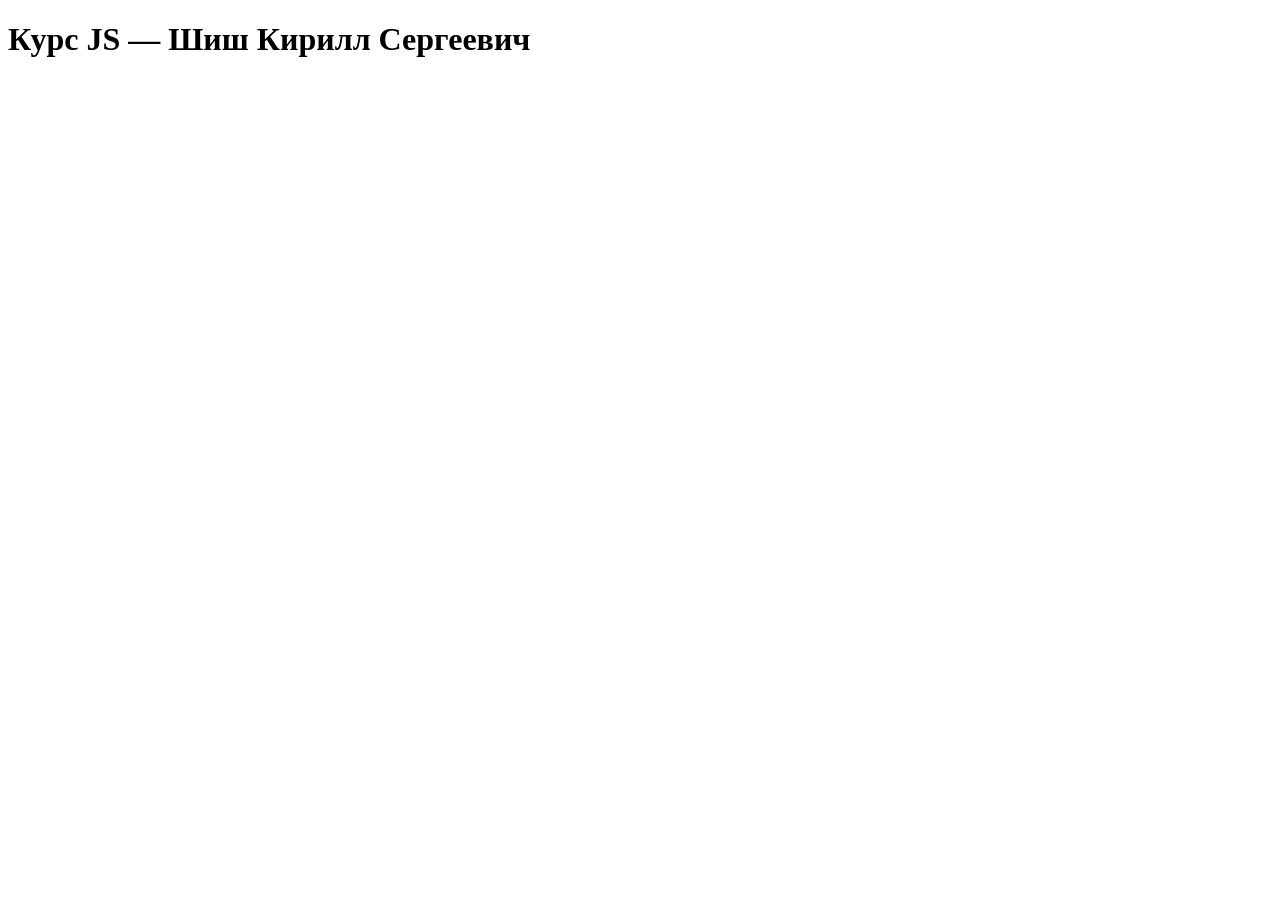
<file: task0/index.html>
<!DOCTYPE html>
<html lang="ru">
<head>
  <meta charset="utf-8">
  <meta name="viewport" content="width=device-width, initial-scale=1">
  <title>Лаб 0</title>
</head>
<body>
  <h1>Курс JS — Шиш Кирилл Сергеевич</h1>
</body>
</html>
</file>
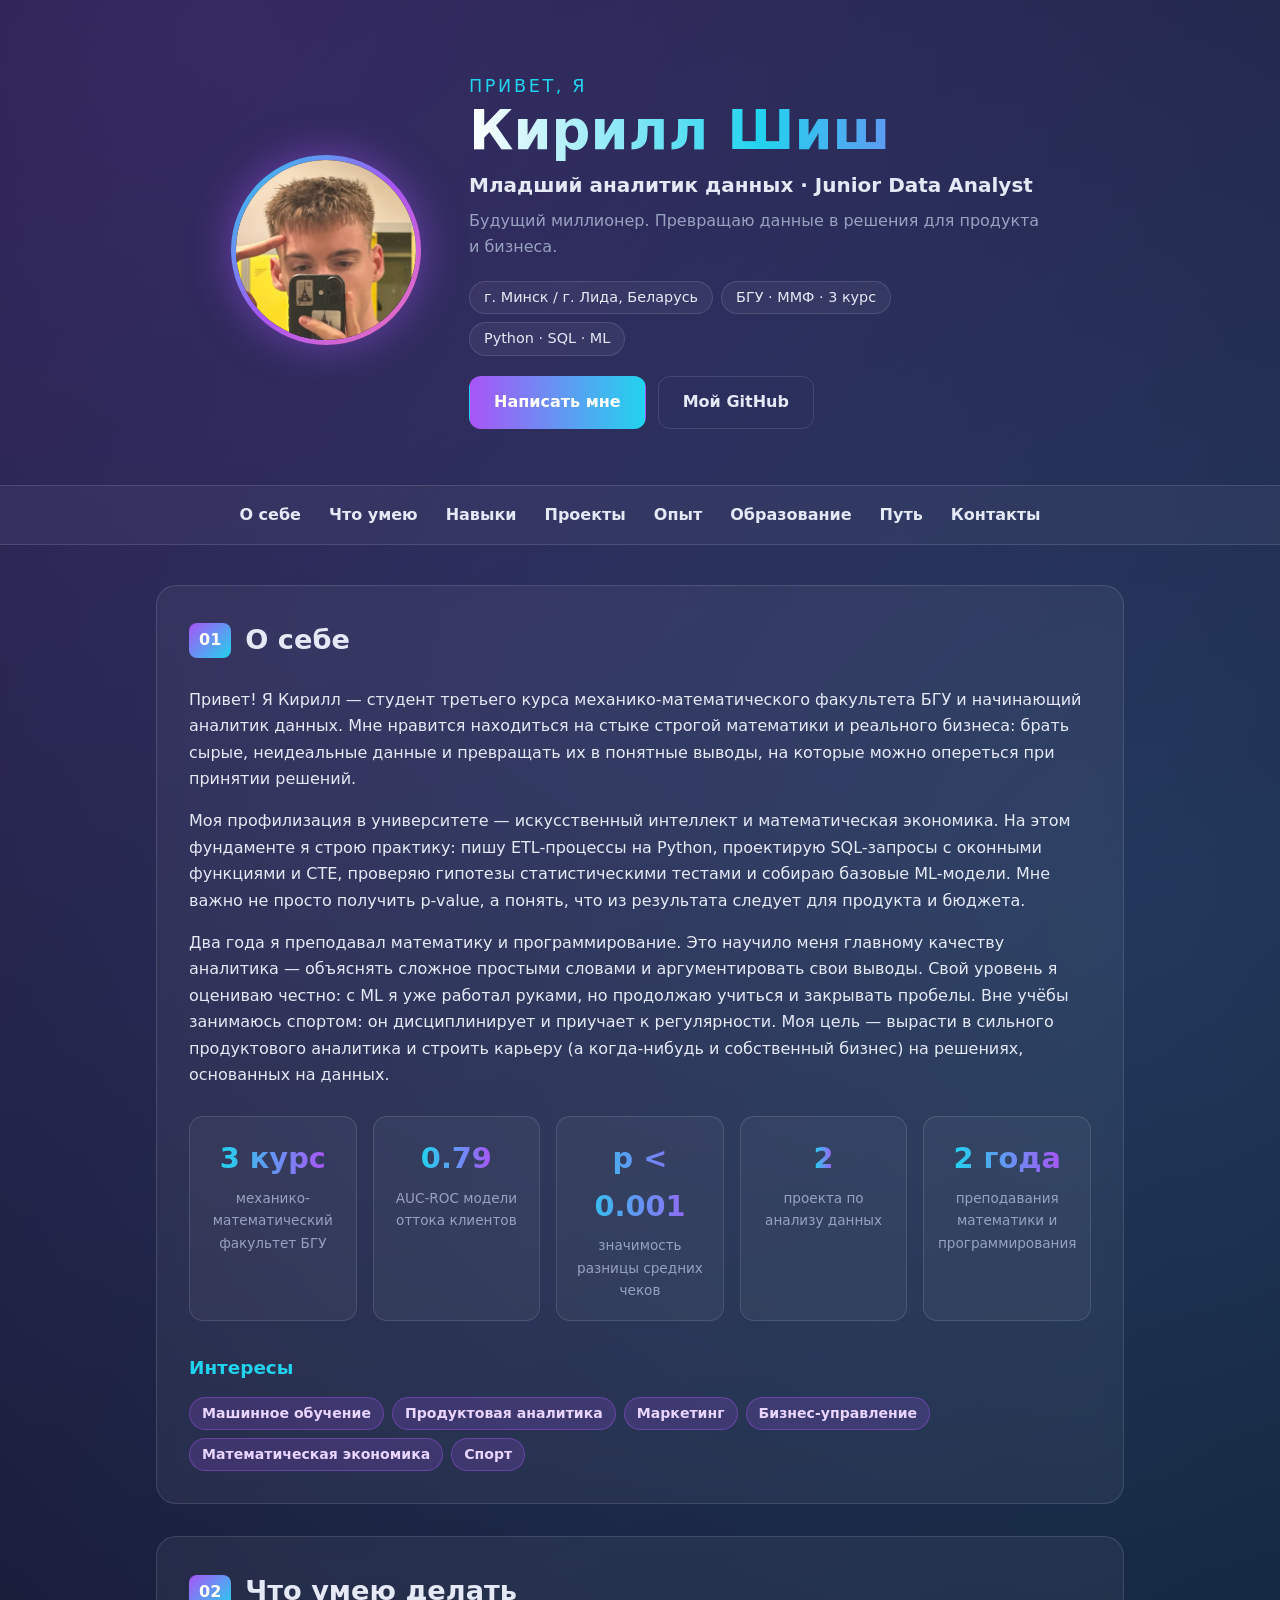
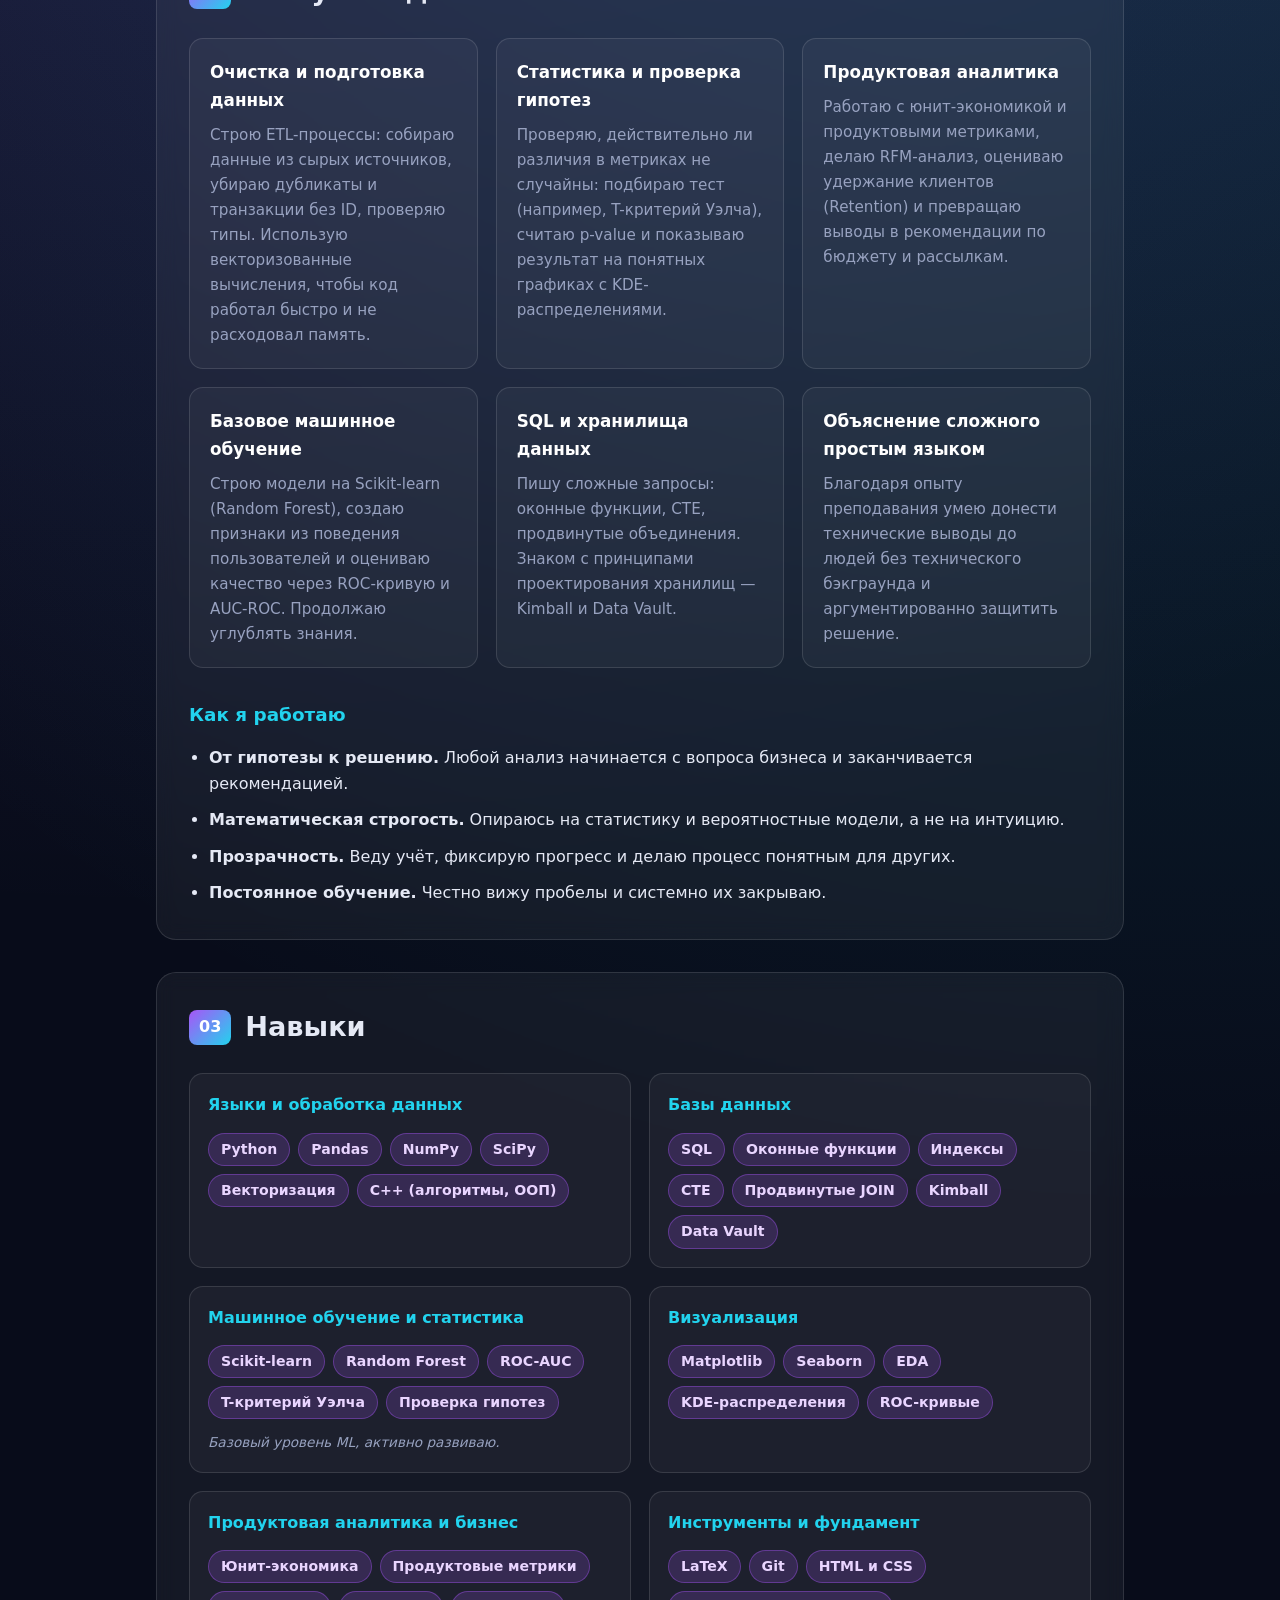
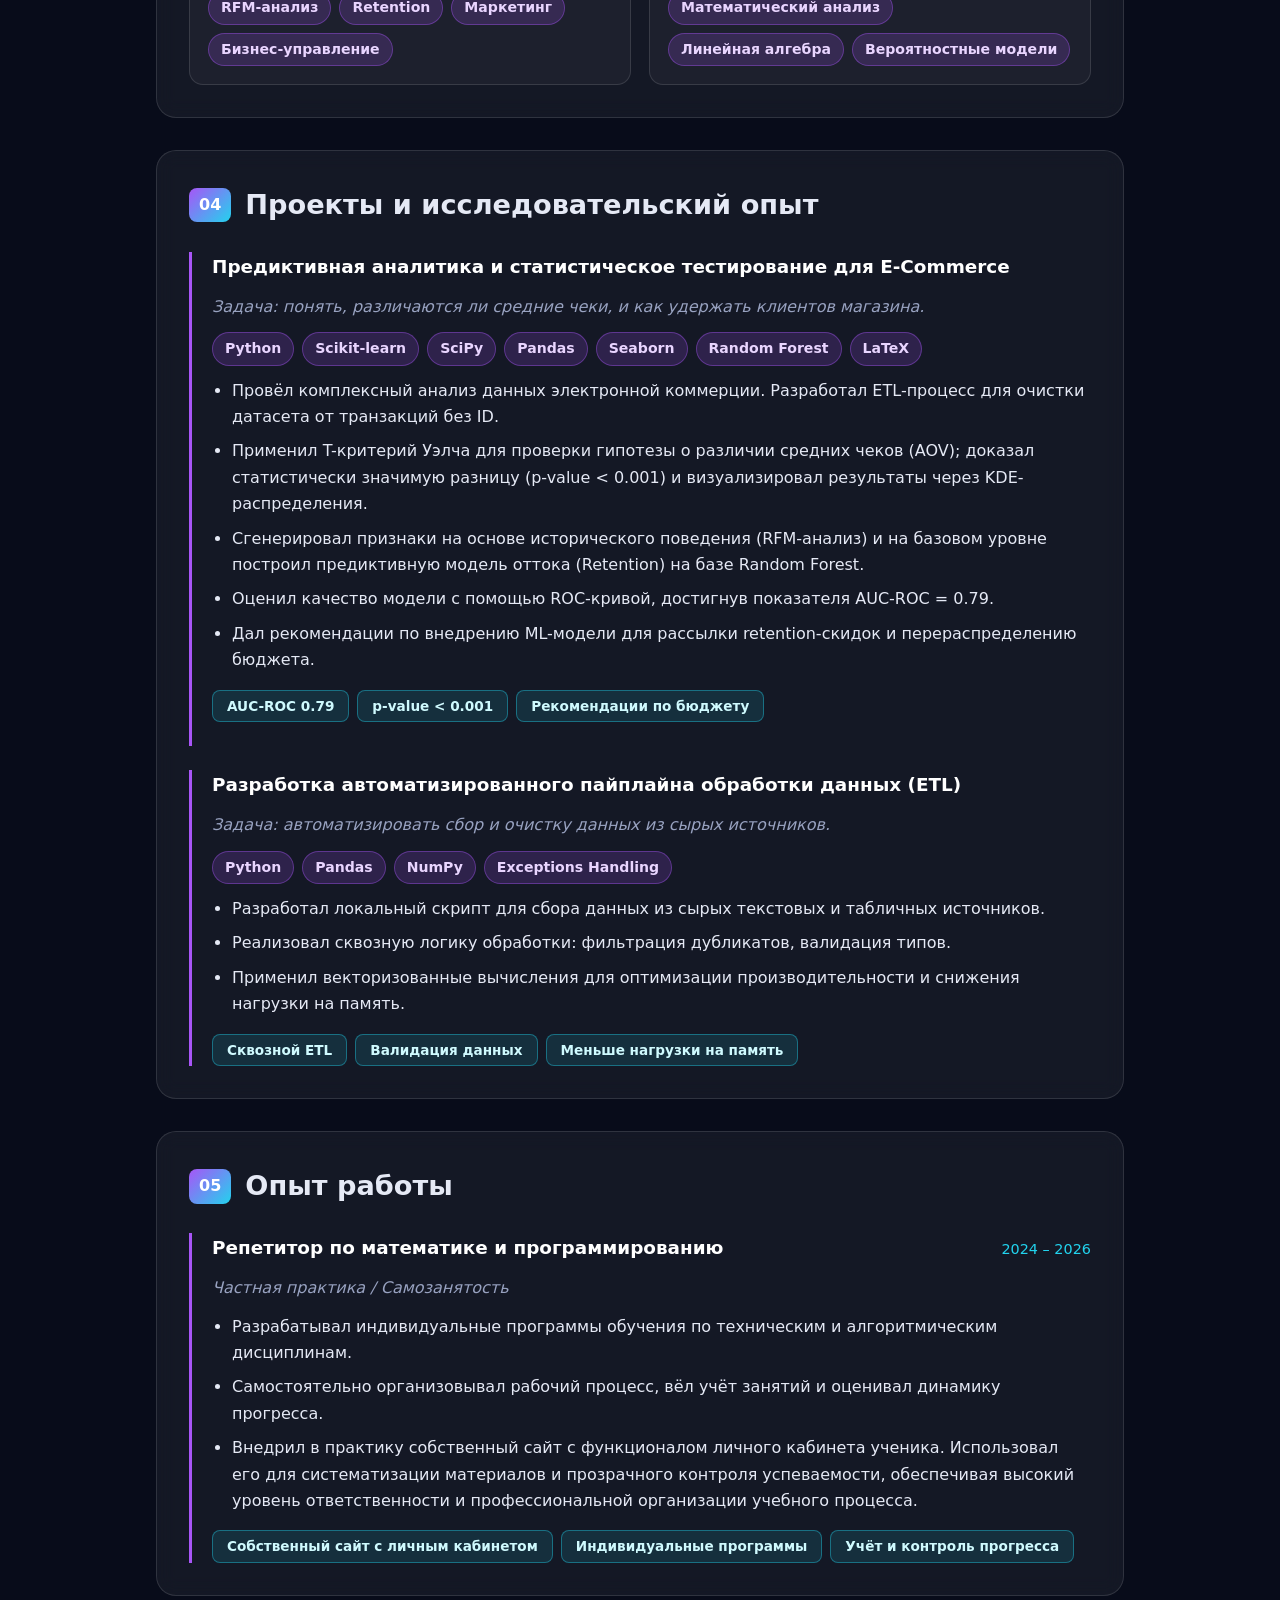
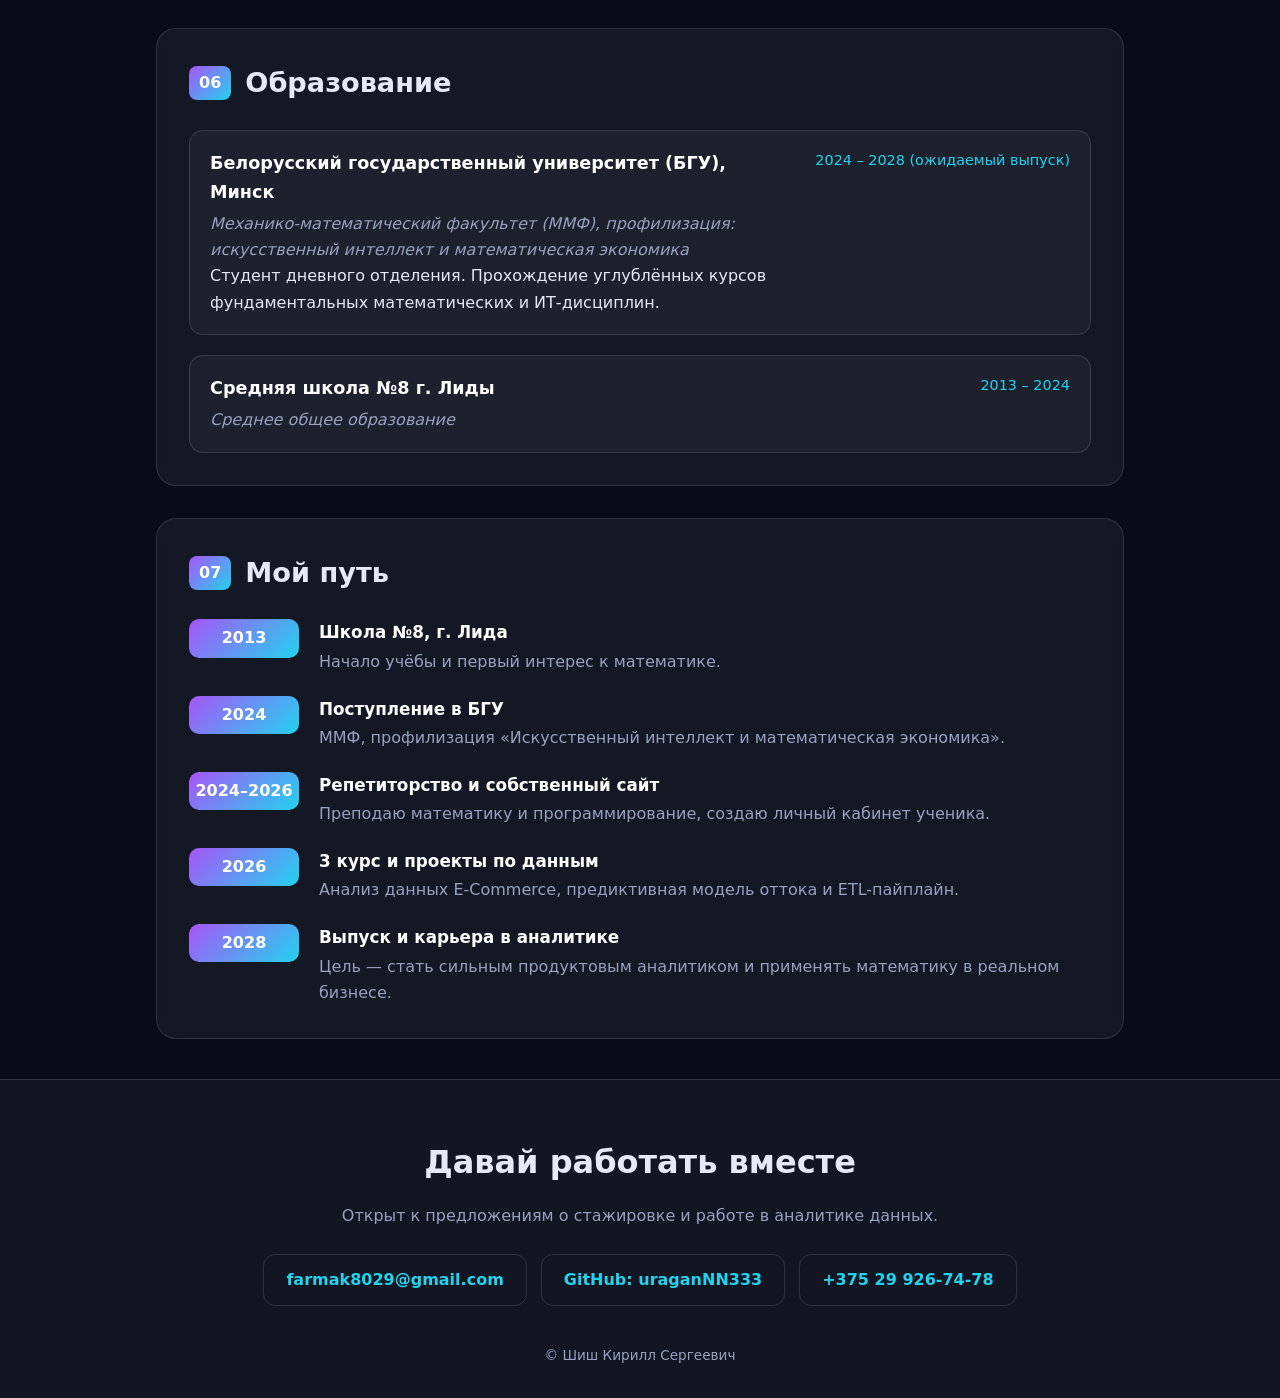
<file: task1/index.html>
<!DOCTYPE html>
<html lang="ru">
<head>
  <meta charset="utf-8">
  <meta name="viewport" content="width=device-width, initial-scale=1">
  <title>Резюме — Кирилл Шиш</title>
  <link rel="stylesheet" href="style.css">
</head>
<body>
  <header class="header">
    <img class="avatar" src="photo.jpg" alt="Фотография Кирилла Шиша" width="190" height="190">
    <div class="header-text">
      <p class="hello">Привет, я</p>
      <h1>Кирилл Шиш</h1>
      <p class="position">Младший аналитик данных · Junior Data Analyst</p>
      <p class="slogan">Будущий миллионер. Превращаю данные в решения для продукта и бизнеса.</p>
      <ul class="facts">
        <li>г. Минск / г. Лида, Беларусь</li>
        <li>БГУ · ММФ · 3 курс</li>
        <li>Python · SQL · ML</li>
      </ul>
      <div class="buttons">
        <a class="button button-primary" href="mailto:farmak8029@gmail.com">Написать мне</a>
        <a class="button" href="https://github.com/uraganNN333" target="_blank" rel="noopener">Мой GitHub</a>
      </div>
    </div>
  </header>

  <nav class="nav">
    <a href="#about">О себе</a>
    <a href="#services">Что умею</a>
    <a href="#skills">Навыки</a>
    <a href="#projects">Проекты</a>
    <a href="#experience">Опыт</a>
    <a href="#education">Образование</a>
    <a href="#path">Путь</a>
    <a href="#contacts">Контакты</a>
  </nav>

  <main class="main">
    <section id="about" class="block">
      <h2><span class="num">01</span>О себе</h2>
      <p>Привет! Я Кирилл — студент третьего курса механико-математического факультета БГУ и начинающий
        аналитик данных. Мне нравится находиться на стыке строгой математики и реального бизнеса: брать
        сырые, неидеальные данные и превращать их в понятные выводы, на которые можно опереться при
        принятии решений.</p>
      <p>Моя профилизация в университете — искусственный интеллект и математическая экономика. На этом
        фундаменте я строю практику: пишу ETL-процессы на Python, проектирую SQL-запросы с оконными функциями
        и CTE, проверяю гипотезы статистическими тестами и собираю базовые ML-модели. Мне важно не просто
        получить p-value, а понять, что из результата следует для продукта и бюджета.</p>
      <p>Два года я преподавал математику и программирование. Это научило меня главному качеству аналитика —
        объяснять сложное простыми словами и аргументировать свои выводы. Свой уровень я оцениваю честно:
        с ML я уже работал руками, но продолжаю учиться и закрывать пробелы. Вне учёбы занимаюсь спортом: он
        дисциплинирует и приучает к регулярности. Моя цель — вырасти в сильного продуктового аналитика и
        строить карьеру (а когда-нибудь и собственный бизнес) на решениях, основанных на данных.</p>

      <ul class="stats">
        <li><span class="stat-number">3 курс</span><span class="stat-label">механико-математический факультет БГУ</span></li>
        <li><span class="stat-number">0.79</span><span class="stat-label">AUC-ROC модели оттока клиентов</span></li>
        <li><span class="stat-number">p &lt; 0.001</span><span class="stat-label">значимость разницы средних чеков</span></li>
        <li><span class="stat-number">2</span><span class="stat-label">проекта по анализу данных</span></li>
        <li><span class="stat-number">2 года</span><span class="stat-label">преподавания математики и программирования</span></li>
      </ul>

      <h3 class="subtitle">Интересы</h3>
      <ul class="tags">
        <li><span class="skill">Машинное обучение</span></li>
        <li><span class="skill">Продуктовая аналитика</span></li>
        <li><span class="skill">Маркетинг</span></li>
        <li><span class="skill">Бизнес-управление</span></li>
        <li><span class="skill">Математическая экономика</span></li>
        <li><span class="skill">Спорт</span></li>
      </ul>
    </section>

    <section id="services" class="block">
      <h2><span class="num">02</span>Что умею делать</h2>
      <div class="cards">
        <article class="card">
          <h3>Очистка и подготовка данных</h3>
          <p>Строю ETL-процессы: собираю данные из сырых источников, убираю дубликаты и транзакции без ID,
            проверяю типы. Использую векторизованные вычисления, чтобы код работал быстро и не расходовал память.</p>
        </article>
        <article class="card">
          <h3>Статистика и проверка гипотез</h3>
          <p>Проверяю, действительно ли различия в метриках не случайны: подбираю тест (например, T-критерий Уэлча),
            считаю p-value и показываю результат на понятных графиках с KDE-распределениями.</p>
        </article>
        <article class="card">
          <h3>Продуктовая аналитика</h3>
          <p>Работаю с юнит-экономикой и продуктовыми метриками, делаю RFM-анализ, оцениваю удержание клиентов
            (Retention) и превращаю выводы в рекомендации по бюджету и рассылкам.</p>
        </article>
        <article class="card">
          <h3>Базовое машинное обучение</h3>
          <p>Строю модели на Scikit-learn (Random Forest), создаю признаки из поведения пользователей и оцениваю
            качество через ROC-кривую и AUC-ROC. Продолжаю углублять знания.</p>
        </article>
        <article class="card">
          <h3>SQL и хранилища данных</h3>
          <p>Пишу сложные запросы: оконные функции, CTE, продвинутые объединения. Знаком с принципами
            проектирования хранилищ — Kimball и Data Vault.</p>
        </article>
        <article class="card">
          <h3>Объяснение сложного простым языком</h3>
          <p>Благодаря опыту преподавания умею донести технические выводы до людей без технического
            бэкграунда и аргументированно защитить решение.</p>
        </article>
      </div>

      <h3 class="subtitle">Как я работаю</h3>
      <ul class="principles">
        <li><strong>От гипотезы к решению.</strong> Любой анализ начинается с вопроса бизнеса и заканчивается рекомендацией.</li>
        <li><strong>Математическая строгость.</strong> Опираюсь на статистику и вероятностные модели, а не на интуицию.</li>
        <li><strong>Прозрачность.</strong> Веду учёт, фиксирую прогресс и делаю процесс понятным для других.</li>
        <li><strong>Постоянное обучение.</strong> Честно вижу пробелы и системно их закрываю.</li>
      </ul>
    </section>

    <section id="skills" class="block">
      <h2><span class="num">03</span>Навыки</h2>
      <div class="skill-groups">
        <article class="skill-group">
          <h3>Языки и обработка данных</h3>
          <ul class="skills-list">
            <li><span class="skill">Python</span></li>
            <li><span class="skill">Pandas</span></li>
            <li><span class="skill">NumPy</span></li>
            <li><span class="skill">SciPy</span></li>
            <li><span class="skill">Векторизация</span></li>
            <li><span class="skill">C++ (алгоритмы, ООП)</span></li>
          </ul>
        </article>

        <article class="skill-group">
          <h3>Базы данных</h3>
          <ul class="skills-list">
            <li><span class="skill">SQL</span></li>
            <li><span class="skill">Оконные функции</span></li>
            <li><span class="skill">Индексы</span></li>
            <li><span class="skill">CTE</span></li>
            <li><span class="skill">Продвинутые JOIN</span></li>
            <li><span class="skill">Kimball</span></li>
            <li><span class="skill">Data Vault</span></li>
          </ul>
        </article>

        <article class="skill-group">
          <h3>Машинное обучение и статистика</h3>
          <ul class="skills-list">
            <li><span class="skill">Scikit-learn</span></li>
            <li><span class="skill">Random Forest</span></li>
            <li><span class="skill">ROC-AUC</span></li>
            <li><span class="skill">T-критерий Уэлча</span></li>
            <li><span class="skill">Проверка гипотез</span></li>
          </ul>
          <p class="note">Базовый уровень ML, активно развиваю.</p>
        </article>

        <article class="skill-group">
          <h3>Визуализация</h3>
          <ul class="skills-list">
            <li><span class="skill">Matplotlib</span></li>
            <li><span class="skill">Seaborn</span></li>
            <li><span class="skill">EDA</span></li>
            <li><span class="skill">KDE-распределения</span></li>
            <li><span class="skill">ROC-кривые</span></li>
          </ul>
        </article>

        <article class="skill-group">
          <h3>Продуктовая аналитика и бизнес</h3>
          <ul class="skills-list">
            <li><span class="skill">Юнит-экономика</span></li>
            <li><span class="skill">Продуктовые метрики</span></li>
            <li><span class="skill">RFM-анализ</span></li>
            <li><span class="skill">Retention</span></li>
            <li><span class="skill">Маркетинг</span></li>
            <li><span class="skill">Бизнес-управление</span></li>
          </ul>
        </article>

        <article class="skill-group">
          <h3>Инструменты и фундамент</h3>
          <ul class="skills-list">
            <li><span class="skill">LaTeX</span></li>
            <li><span class="skill">Git</span></li>
            <li><span class="skill">HTML и CSS</span></li>
            <li><span class="skill">Математический анализ</span></li>
            <li><span class="skill">Линейная алгебра</span></li>
            <li><span class="skill">Вероятностные модели</span></li>
          </ul>
        </article>
      </div>
    </section>

    <section id="projects" class="block">
      <h2><span class="num">04</span>Проекты и исследовательский опыт</h2>

      <article class="entry">
        <h3>Предиктивная аналитика и статистическое тестирование для E-Commerce</h3>
        <p class="place">Задача: понять, различаются ли средние чеки, и как удержать клиентов магазина.</p>
        <ul class="tags">
          <li><span class="skill">Python</span></li>
          <li><span class="skill">Scikit-learn</span></li>
          <li><span class="skill">SciPy</span></li>
          <li><span class="skill">Pandas</span></li>
          <li><span class="skill">Seaborn</span></li>
          <li><span class="skill">Random Forest</span></li>
          <li><span class="skill">LaTeX</span></li>
        </ul>
        <ul class="bullets">
          <li>Провёл комплексный анализ данных электронной коммерции. Разработал ETL-процесс для очистки датасета от транзакций без ID.</li>
          <li>Применил T-критерий Уэлча для проверки гипотезы о различии средних чеков (AOV); доказал статистически значимую разницу (p-value &lt; 0.001) и визуализировал результаты через KDE-распределения.</li>
          <li>Сгенерировал признаки на основе исторического поведения (RFM-анализ) и на базовом уровне построил предиктивную модель оттока (Retention) на базе Random Forest.</li>
          <li>Оценил качество модели с помощью ROC-кривой, достигнув показателя AUC-ROC = 0.79.</li>
          <li>Дал рекомендации по внедрению ML-модели для рассылки retention-скидок и перераспределению бюджета.</li>
        </ul>
        <ul class="results">
          <li>AUC-ROC 0.79</li>
          <li>p-value &lt; 0.001</li>
          <li>Рекомендации по бюджету</li>
        </ul>
      </article>

      <article class="entry">
        <h3>Разработка автоматизированного пайплайна обработки данных (ETL)</h3>
        <p class="place">Задача: автоматизировать сбор и очистку данных из сырых источников.</p>
        <ul class="tags">
          <li><span class="skill">Python</span></li>
          <li><span class="skill">Pandas</span></li>
          <li><span class="skill">NumPy</span></li>
          <li><span class="skill">Exceptions Handling</span></li>
        </ul>
        <ul class="bullets">
          <li>Разработал локальный скрипт для сбора данных из сырых текстовых и табличных источников.</li>
          <li>Реализовал сквозную логику обработки: фильтрация дубликатов, валидация типов.</li>
          <li>Применил векторизованные вычисления для оптимизации производительности и снижения нагрузки на память.</li>
        </ul>
        <ul class="results">
          <li>Сквозной ETL</li>
          <li>Валидация данных</li>
          <li>Меньше нагрузки на память</li>
        </ul>
      </article>
    </section>

    <section id="experience" class="block">
      <h2><span class="num">05</span>Опыт работы</h2>

      <article class="entry">
        <div class="entry-head">
          <h3>Репетитор по математике и программированию</h3>
          <span class="dates">2024 – 2026</span>
        </div>
        <p class="place">Частная практика / Самозанятость</p>
        <ul class="bullets">
          <li>Разрабатывал индивидуальные программы обучения по техническим и алгоритмическим дисциплинам.</li>
          <li>Самостоятельно организовывал рабочий процесс, вёл учёт занятий и оценивал динамику прогресса.</li>
          <li>Внедрил в практику собственный сайт с функционалом личного кабинета ученика. Использовал его для систематизации материалов и прозрачного контроля успеваемости, обеспечивая высокий уровень ответственности и профессиональной организации учебного процесса.</li>
        </ul>
        <ul class="results">
          <li>Собственный сайт с личным кабинетом</li>
          <li>Индивидуальные программы</li>
          <li>Учёт и контроль прогресса</li>
        </ul>
      </article>
    </section>

    <section id="education" class="block">
      <h2><span class="num">06</span>Образование</h2>
      <ul class="education-list">
        <li class="edu-item">
          <div class="edu-main">
            <h3>Белорусский государственный университет (БГУ), Минск</h3>
            <p class="place">Механико-математический факультет (ММФ), профилизация: искусственный интеллект и математическая экономика</p>
            <p>Студент дневного отделения. Прохождение углублённых курсов фундаментальных математических и ИТ-дисциплин.</p>
          </div>
          <span class="dates">2024 – 2028 (ожидаемый выпуск)</span>
        </li>
        <li class="edu-item">
          <div class="edu-main">
            <h3>Средняя школа №8 г. Лиды</h3>
            <p class="place">Среднее общее образование</p>
          </div>
          <span class="dates">2013 – 2024</span>
        </li>
      </ul>
    </section>

    <section id="path" class="block">
      <h2><span class="num">07</span>Мой путь</h2>
      <ol class="timeline">
        <li>
          <span class="t-year">2013</span>
          <div class="t-body">
            <h3>Школа №8, г. Лида</h3>
            <p>Начало учёбы и первый интерес к математике.</p>
          </div>
        </li>
        <li>
          <span class="t-year">2024</span>
          <div class="t-body">
            <h3>Поступление в БГУ</h3>
            <p>ММФ, профилизация «Искусственный интеллект и математическая экономика».</p>
          </div>
        </li>
        <li>
          <span class="t-year">2024–2026</span>
          <div class="t-body">
            <h3>Репетиторство и собственный сайт</h3>
            <p>Преподаю математику и программирование, создаю личный кабинет ученика.</p>
          </div>
        </li>
        <li>
          <span class="t-year">2026</span>
          <div class="t-body">
            <h3>3 курс и проекты по данным</h3>
            <p>Анализ данных E-Commerce, предиктивная модель оттока и ETL-пайплайн.</p>
          </div>
        </li>
        <li>
          <span class="t-year">2028</span>
          <div class="t-body">
            <h3>Выпуск и карьера в аналитике</h3>
            <p>Цель — стать сильным продуктовым аналитиком и применять математику в реальном бизнесе.</p>
          </div>
        </li>
      </ol>
    </section>
  </main>

  <footer id="contacts" class="footer">
    <h2>Давай работать вместе</h2>
    <p class="footer-text">Открыт к предложениям о стажировке и работе в аналитике данных.</p>
    <div class="contacts-list">
      <a class="contact" href="mailto:farmak8029@gmail.com">farmak8029@gmail.com</a>
      <a class="contact" href="https://github.com/uraganNN333" target="_blank" rel="noopener">GitHub: uraganNN333</a>
      <a class="contact" href="tel:+375299267478">+375 29 926-74-78</a>
    </div>
    <p class="copy">© Шиш Кирилл Сергеевич</p>
  </footer>
</body>
</html>
</file>
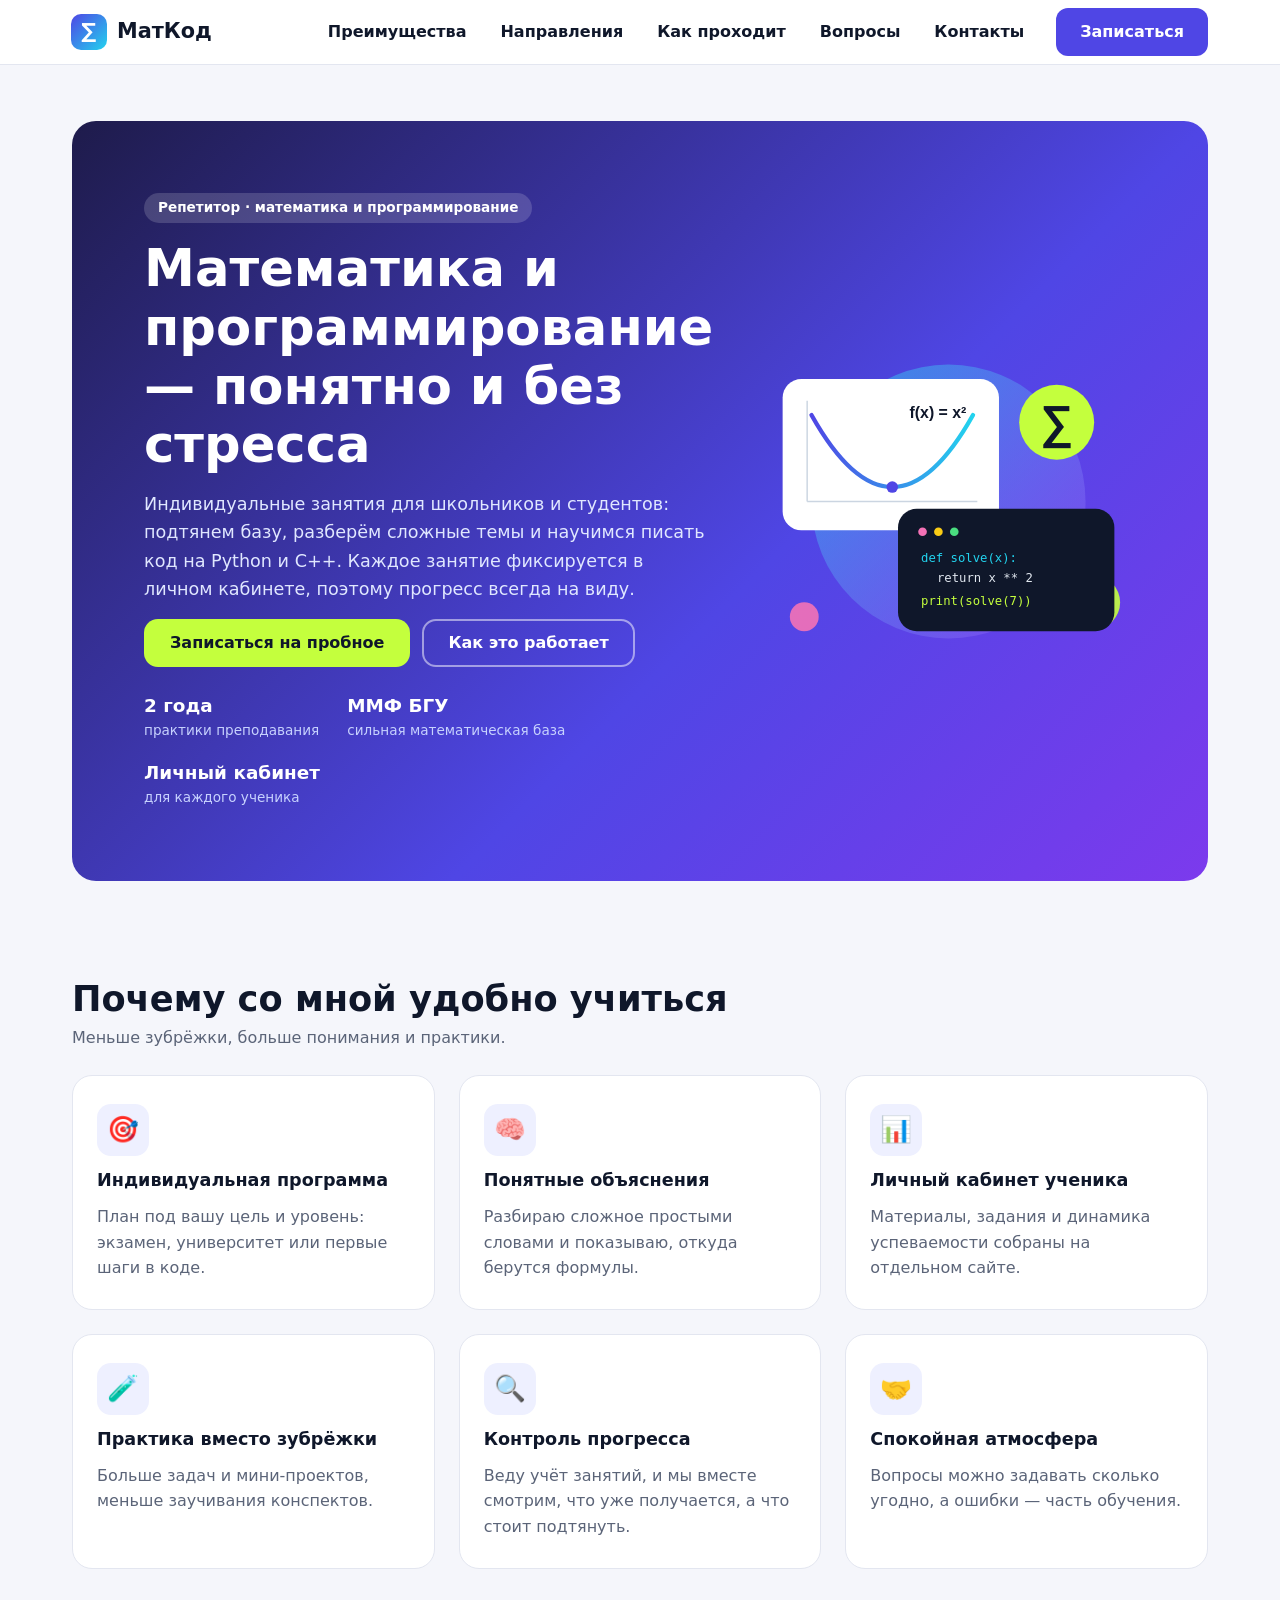
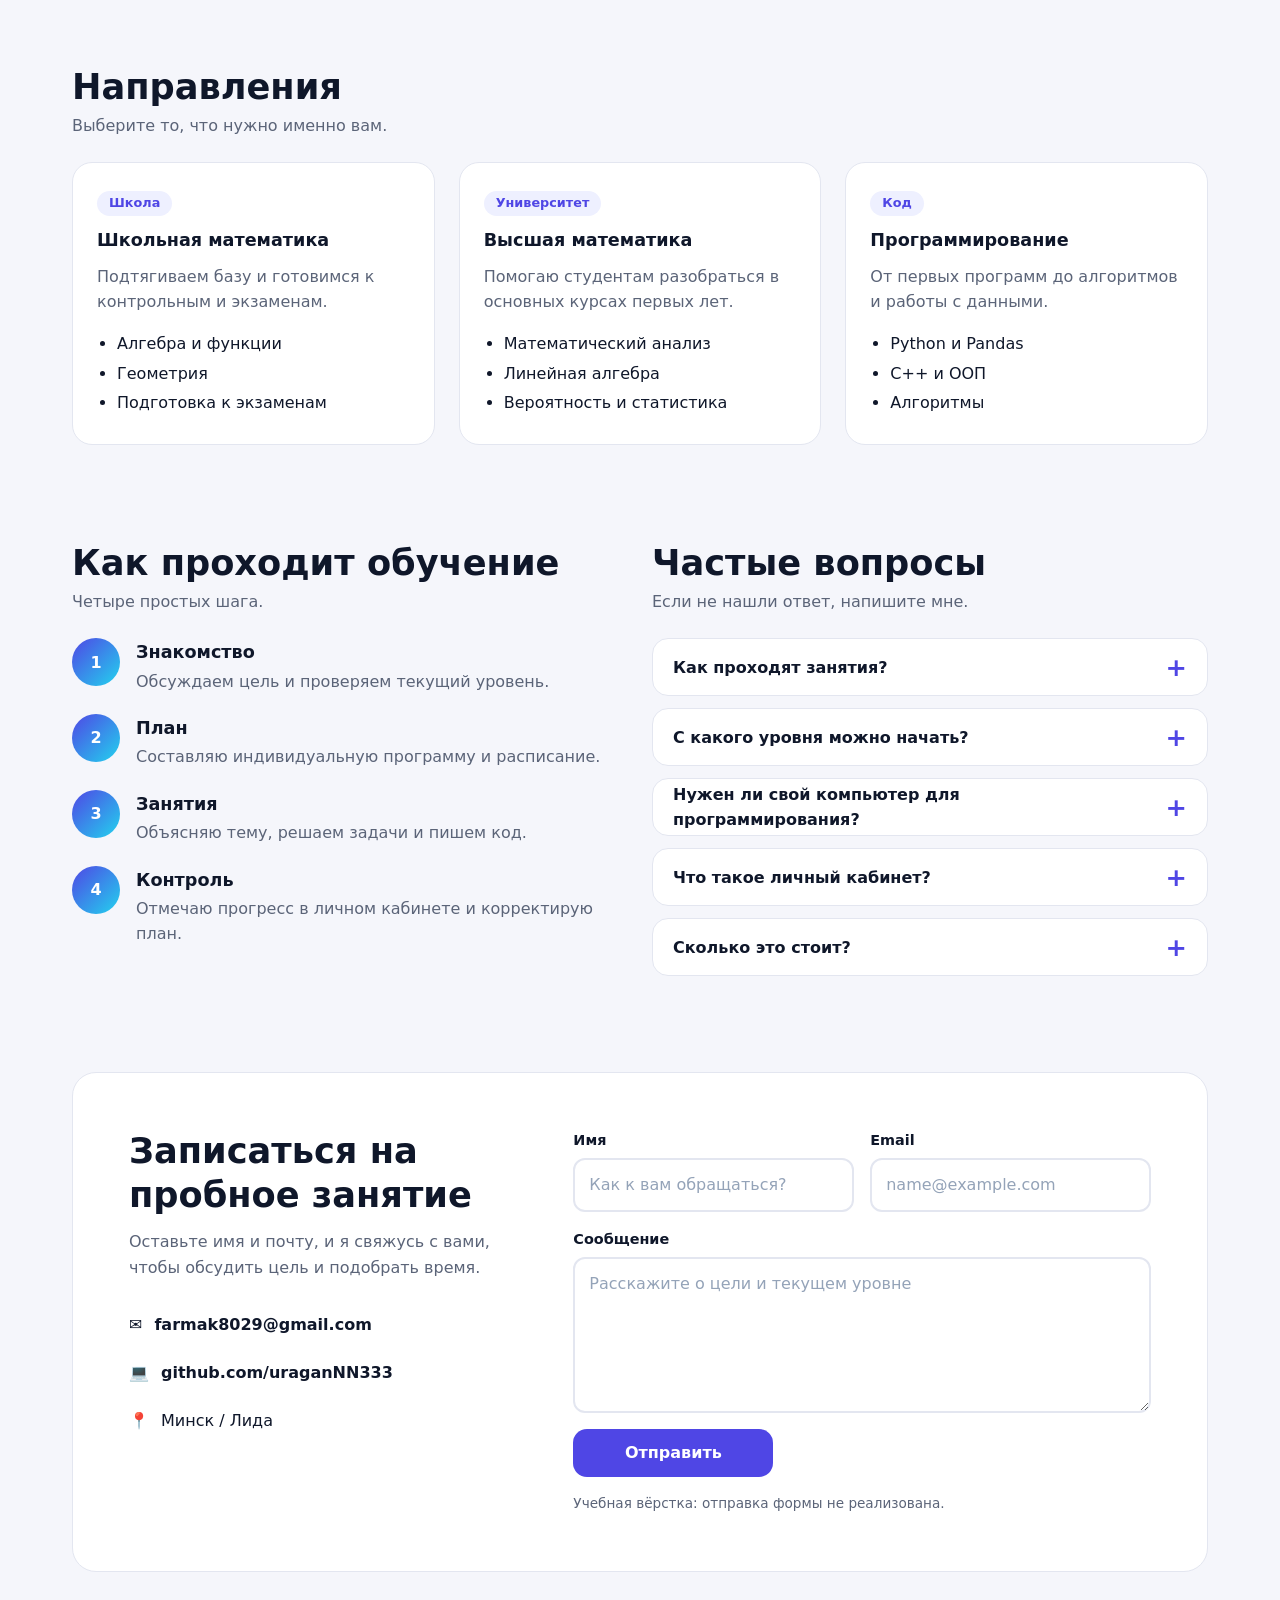
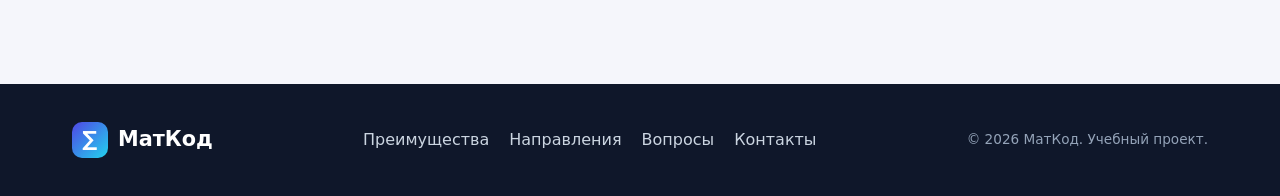
<file: task2/index.html>
<!DOCTYPE html>
<html lang="ru">
<head>
  <meta charset="utf-8">
  <meta name="viewport" content="width=device-width, initial-scale=1">
  <title>МатКод — репетитор по математике и программированию</title>
  <meta name="description" content="Индивидуальные занятия по математике и программированию: Python, C++, школьная и высшая математика.">
  <link rel="icon" href="img/favicon.svg" type="image/svg+xml">
  <link rel="stylesheet" href="style.css">
</head>
<body>
  <div class="page">
    <header class="header" id="top">
      <input type="checkbox" id="menu-toggle" class="menu-toggle" aria-label="Открыть или закрыть меню">
      <a class="logo" href="#top">
        <span class="logo-mark">∑</span>
        <span class="logo-text">МатКод</span>
      </a>
      <label for="menu-toggle" class="burger">
        <span></span>
        <span></span>
        <span></span>
      </label>
      <nav class="nav" aria-label="Основное меню">
        <a href="#benefits">Преимущества</a>
        <a href="#directions">Направления</a>
        <a href="#process">Как проходит</a>
        <a href="#faq">Вопросы</a>
        <a href="#contacts">Контакты</a>
        <a class="button button-primary nav-cta" href="#contacts">Записаться</a>
      </nav>
    </header>

    <main class="content">
      <section class="hero">
        <div class="hero-text">
          <p class="eyebrow">Репетитор · математика и программирование</p>
          <h1>Математика и программирование — понятно и без стресса</h1>
          <p class="hero-lead">Индивидуальные занятия для школьников и студентов: подтянем базу, разберём сложные темы и научимся писать код на Python и C++. Каждое занятие фиксируется в личном кабинете, поэтому прогресс всегда на виду.</p>
          <div class="hero-buttons">
            <a class="button button-primary" href="#contacts">Записаться на пробное</a>
            <a class="button button-ghost" href="#process">Как это работает</a>
          </div>
          <ul class="hero-stats">
            <li><strong>2 года</strong><span>практики преподавания</span></li>
            <li><strong>ММФ БГУ</strong><span>сильная математическая база</span></li>
            <li><strong>Личный кабинет</strong><span>для каждого ученика</span></li>
          </ul>
        </div>
        <div class="hero-image">
          <img src="img/hero.svg" alt="Иллюстрация: график функции, окно с кодом и знак суммы" width="520" height="440">
        </div>
      </section>

      <section class="benefits" id="benefits">
        <header class="section-head">
          <h2>Почему со мной удобно учиться</h2>
          <p>Меньше зубрёжки, больше понимания и практики.</p>
        </header>
        <div class="cards">
          <article class="card">
            <span class="card-icon">🎯</span>
            <h3>Индивидуальная программа</h3>
            <p>План под вашу цель и уровень: экзамен, университет или первые шаги в коде.</p>
          </article>
          <article class="card">
            <span class="card-icon">🧠</span>
            <h3>Понятные объяснения</h3>
            <p>Разбираю сложное простыми словами и показываю, откуда берутся формулы.</p>
          </article>
          <article class="card">
            <span class="card-icon">📊</span>
            <h3>Личный кабинет ученика</h3>
            <p>Материалы, задания и динамика успеваемости собраны на отдельном сайте.</p>
          </article>
          <article class="card">
            <span class="card-icon">🧪</span>
            <h3>Практика вместо зубрёжки</h3>
            <p>Больше задач и мини-проектов, меньше заучивания конспектов.</p>
          </article>
          <article class="card">
            <span class="card-icon">🔍</span>
            <h3>Контроль прогресса</h3>
            <p>Веду учёт занятий, и мы вместе смотрим, что уже получается, а что стоит подтянуть.</p>
          </article>
          <article class="card">
            <span class="card-icon">🤝</span>
            <h3>Спокойная атмосфера</h3>
            <p>Вопросы можно задавать сколько угодно, а ошибки — часть обучения.</p>
          </article>
        </div>
      </section>

      <section class="directions" id="directions">
        <header class="section-head">
          <h2>Направления</h2>
          <p>Выберите то, что нужно именно вам.</p>
        </header>
        <div class="cards cards-directions">
          <article class="card card-accent">
            <span class="card-tag">Школа</span>
            <h3>Школьная математика</h3>
            <p>Подтягиваем базу и готовимся к контрольным и экзаменам.</p>
            <ul class="card-list">
              <li>Алгебра и функции</li>
              <li>Геометрия</li>
              <li>Подготовка к экзаменам</li>
            </ul>
          </article>
          <article class="card card-accent">
            <span class="card-tag">Университет</span>
            <h3>Высшая математика</h3>
            <p>Помогаю студентам разобраться в основных курсах первых лет.</p>
            <ul class="card-list">
              <li>Математический анализ</li>
              <li>Линейная алгебра</li>
              <li>Вероятность и статистика</li>
            </ul>
          </article>
          <article class="card card-accent">
            <span class="card-tag">Код</span>
            <h3>Программирование</h3>
            <p>От первых программ до алгоритмов и работы с данными.</p>
            <ul class="card-list">
              <li>Python и Pandas</li>
              <li>C++ и ООП</li>
              <li>Алгоритмы</li>
            </ul>
          </article>
        </div>
      </section>

      <section class="process" id="process">
        <header class="section-head">
          <h2>Как проходит обучение</h2>
          <p>Четыре простых шага.</p>
        </header>
        <ol class="steps">
          <li class="step">
            <span class="step-num">1</span>
            <div class="step-body">
              <h3>Знакомство</h3>
              <p>Обсуждаем цель и проверяем текущий уровень.</p>
            </div>
          </li>
          <li class="step">
            <span class="step-num">2</span>
            <div class="step-body">
              <h3>План</h3>
              <p>Составляю индивидуальную программу и расписание.</p>
            </div>
          </li>
          <li class="step">
            <span class="step-num">3</span>
            <div class="step-body">
              <h3>Занятия</h3>
              <p>Объясняю тему, решаем задачи и пишем код.</p>
            </div>
          </li>
          <li class="step">
            <span class="step-num">4</span>
            <div class="step-body">
              <h3>Контроль</h3>
              <p>Отмечаю прогресс в личном кабинете и корректирую план.</p>
            </div>
          </li>
        </ol>
      </section>

      <section class="faq" id="faq">
        <header class="section-head">
          <h2>Частые вопросы</h2>
          <p>Если не нашли ответ, напишите мне.</p>
        </header>
        <div class="faq-list">
          <details class="faq-item">
            <summary>Как проходят занятия?</summary>
            <p>Формат и расписание обсуждаем на пробной встрече и подбираем под вас.</p>
          </details>
          <details class="faq-item">
            <summary>С какого уровня можно начать?</summary>
            <p>С любого. Начнём с короткой диагностики и подберём комфортный темп.</p>
          </details>
          <details class="faq-item">
            <summary>Нужен ли свой компьютер для программирования?</summary>
            <p>Да, подойдёт обычный ноутбук. Нужные программы установим на первом занятии.</p>
          </details>
          <details class="faq-item">
            <summary>Что такое личный кабинет?</summary>
            <p>Это страница ученика на моём сайте: материалы, домашние задания и динамика прогресса.</p>
          </details>
          <details class="faq-item">
            <summary>Сколько это стоит?</summary>
            <p>Стоимость зависит от формата и количества занятий. Напишите мне, и я назову условия.</p>
          </details>
        </div>
      </section>

      <section class="contact" id="contacts">
        <div class="contact-info">
          <h2>Записаться на пробное занятие</h2>
          <p>Оставьте имя и почту, и я свяжусь с вами, чтобы обсудить цель и подобрать время.</p>
          <ul class="contact-links">
            <li><a href="mailto:farmak8029@gmail.com"><span>✉️</span>farmak8029@gmail.com</a></li>
            <li><a href="https://github.com/uraganNN333" target="_blank" rel="noopener"><span>💻</span>github.com/uraganNN333</a></li>
            <li><span class="contact-place"><span>📍</span>Минск / Лида</span></li>
          </ul>
        </div>

        <form class="form">
          <div class="form-row">
            <div class="field">
              <label for="name">Имя</label>
              <input id="name" name="name" type="text" placeholder="Как к вам обращаться?" autocomplete="name">
            </div>
            <div class="field">
              <label for="email">Email</label>
              <input id="email" name="email" type="email" placeholder="name@example.com" autocomplete="email">
            </div>
          </div>
          <div class="field">
            <label for="message">Сообщение</label>
            <textarea id="message" name="message" rows="5" placeholder="Расскажите о цели и текущем уровне"></textarea>
          </div>
          <button type="button" class="button button-primary form-button">Отправить</button>
          <p class="form-note">Учебная вёрстка: отправка формы не реализована.</p>
        </form>
      </section>
    </main>

    <footer class="footer">
      <a class="logo logo-light" href="#top">
        <span class="logo-mark">∑</span>
        <span class="logo-text">МатКод</span>
      </a>
      <nav class="footer-nav" aria-label="Меню в подвале">
        <a href="#benefits">Преимущества</a>
        <a href="#directions">Направления</a>
        <a href="#faq">Вопросы</a>
        <a href="#contacts">Контакты</a>
      </nav>
      <p class="copy">© 2026 МатКод. Учебный проект.</p>
    </footer>
  </div>
</body>
</html>
</file>
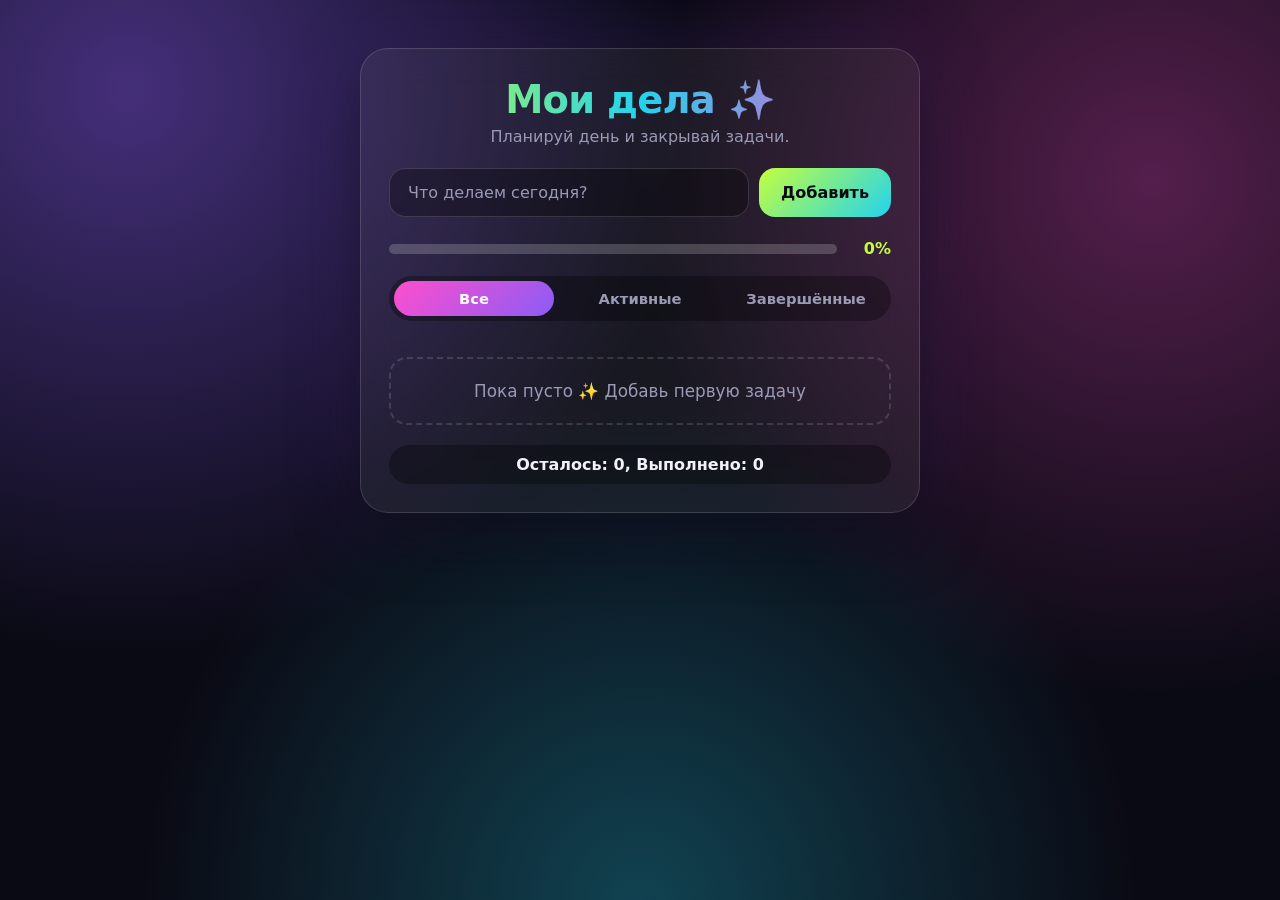
<file: task3/index.html>
<!DOCTYPE html>
<html lang="ru">
<head>
  <meta charset="utf-8">
  <meta name="viewport" content="width=device-width, initial-scale=1">
  <title>Todo-список</title>
  <link rel="stylesheet" href="style.css">
  <script src="script.js" defer></script>
</head>
<body>
  <main class="app">
    <header class="app-header">
      <h1>Мои дела ✨</h1>
      <p class="subtitle">Планируй день и закрывай задачи.</p>
    </header>

    <form id="todo-form" class="todo-form">
      <input id="todo-input" type="text" placeholder="Что делаем сегодня?" aria-label="Текст задачи" autocomplete="off">
      <button type="submit" class="add-button">Добавить</button>
    </form>
    <p id="warning" class="warning" hidden>Сначала напиши, что нужно сделать 🙃</p>

    <div class="progress-row">
      <progress id="progress" class="progress" value="0" max="1"></progress>
      <span id="percent" class="percent">0%</span>
    </div>

    <div class="filters">
      <button type="button" class="filter active" data-filter="all">Все</button>
      <button type="button" class="filter" data-filter="active">Активные</button>
      <button type="button" class="filter" data-filter="completed">Завершённые</button>
    </div>

    <ul id="todo-list" class="todo-list"></ul>
    <p id="empty" class="empty" hidden></p>

    <p id="counter" class="counter"></p>
  </main>
</body>
</html>
</file>
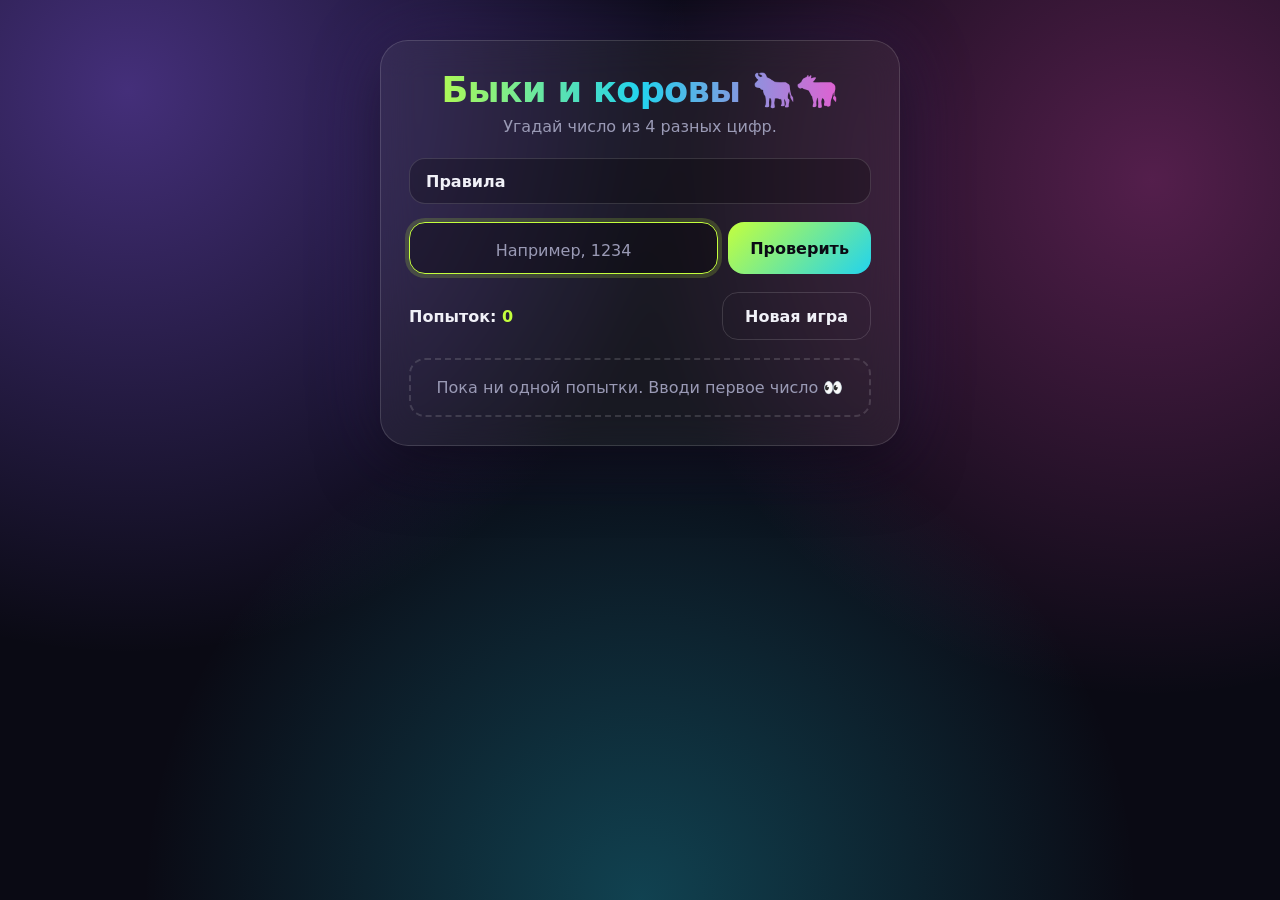
<file: task4/index.html>
<!DOCTYPE html>
<html lang="ru">
<head>
  <meta charset="utf-8">
  <meta name="viewport" content="width=device-width, initial-scale=1">
  <title>Быки и коровы</title>
  <link rel="icon" href="data:,">
  <link rel="stylesheet" href="style.css">
  <script src="script.js" defer></script>
</head>
<body>
  <main class="app">
    <header class="app-header">
      <h1>Быки и коровы 🐂🐄</h1>
      <p class="subtitle">Угадай число из 4 разных цифр.</p>
    </header>

    <details class="rules">
      <summary>Правила</summary>
      <p>Компьютер загадал число из 4 неповторяющихся цифр (может начинаться с 0).
        После каждой попытки ты узнаешь: <b>бык</b> — цифра угадана и стоит на своём месте,
        <b>корова</b> — цифра есть в числе, но стоит на другом месте.</p>
    </details>

    <form id="guess-form" class="guess-form">
      <input id="guess-input" type="text" inputmode="numeric" maxlength="4"
             placeholder="Например, 1234" aria-label="Твой вариант" autocomplete="off">
      <button id="check-button" type="submit" class="button">Проверить</button>
    </form>
    <p id="message" class="message" hidden></p>

    <div class="stats">
      <p>Попыток: <span id="attempts">0</span></p>
      <button id="new-game" type="button" class="button button-secondary">Новая игра</button>
    </div>

    <ol id="history" class="history"></ol>
    <p id="empty" class="empty">Пока ни одной попытки. Вводи первое число 👀</p>
  </main>
</body>
</html>
</file>
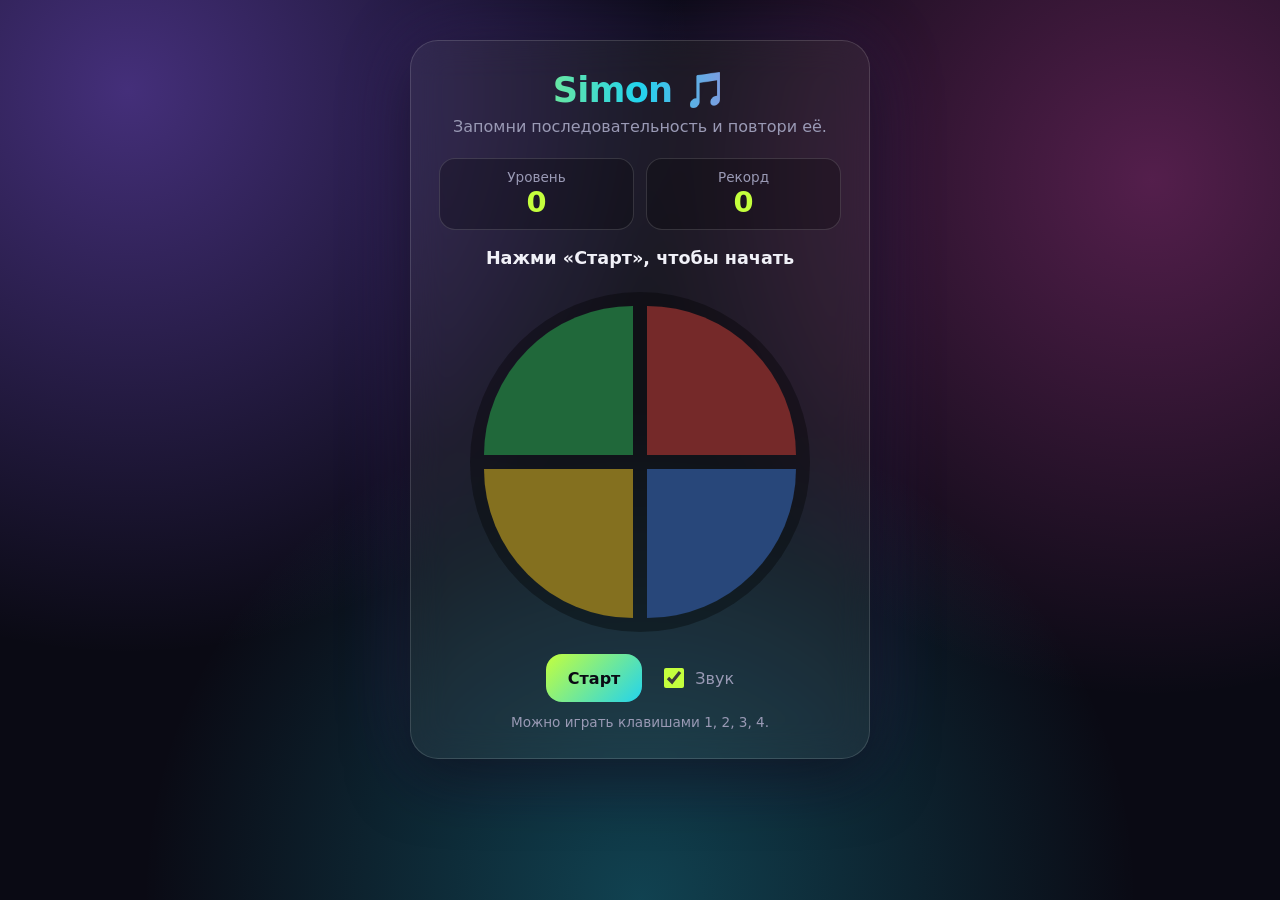
<file: task5/index.html>
<!DOCTYPE html>
<html lang="ru">
<head>
  <meta charset="utf-8">
  <meta name="viewport" content="width=device-width, initial-scale=1">
  <title>Simon</title>
  <link rel="icon" href="data:,">
  <link rel="stylesheet" href="style.css">
  <script src="script.js" defer></script>
</head>
<body>
  <main class="app">
    <header class="app-header">
      <h1>Simon 🎵</h1>
      <p class="subtitle">Запомни последовательность и повтори её.</p>
    </header>

    <div class="scoreboard">
      <div class="score">
        <span class="score-label">Уровень</span>
        <span id="level" class="score-value">0</span>
      </div>
      <div class="score">
        <span class="score-label">Рекорд</span>
        <span id="best" class="score-value">0</span>
      </div>
    </div>

    <p id="status" class="status">Нажми «Старт», чтобы начать</p>

    <div id="board" class="board">
      <button type="button" class="pad pad-green" data-pad="0" aria-label="Зелёная кнопка (1)" disabled></button>
      <button type="button" class="pad pad-red" data-pad="1" aria-label="Красная кнопка (2)" disabled></button>
      <button type="button" class="pad pad-yellow" data-pad="2" aria-label="Жёлтая кнопка (3)" disabled></button>
      <button type="button" class="pad pad-blue" data-pad="3" aria-label="Синяя кнопка (4)" disabled></button>
    </div>

    <div class="controls">
      <button id="start" type="button" class="button">Старт</button>
      <label class="sound">
        <input id="sound" type="checkbox" checked>
        Звук
      </label>
    </div>
    <p class="hint">Можно играть клавишами 1, 2, 3, 4.</p>
  </main>
</body>
</html>
</file>
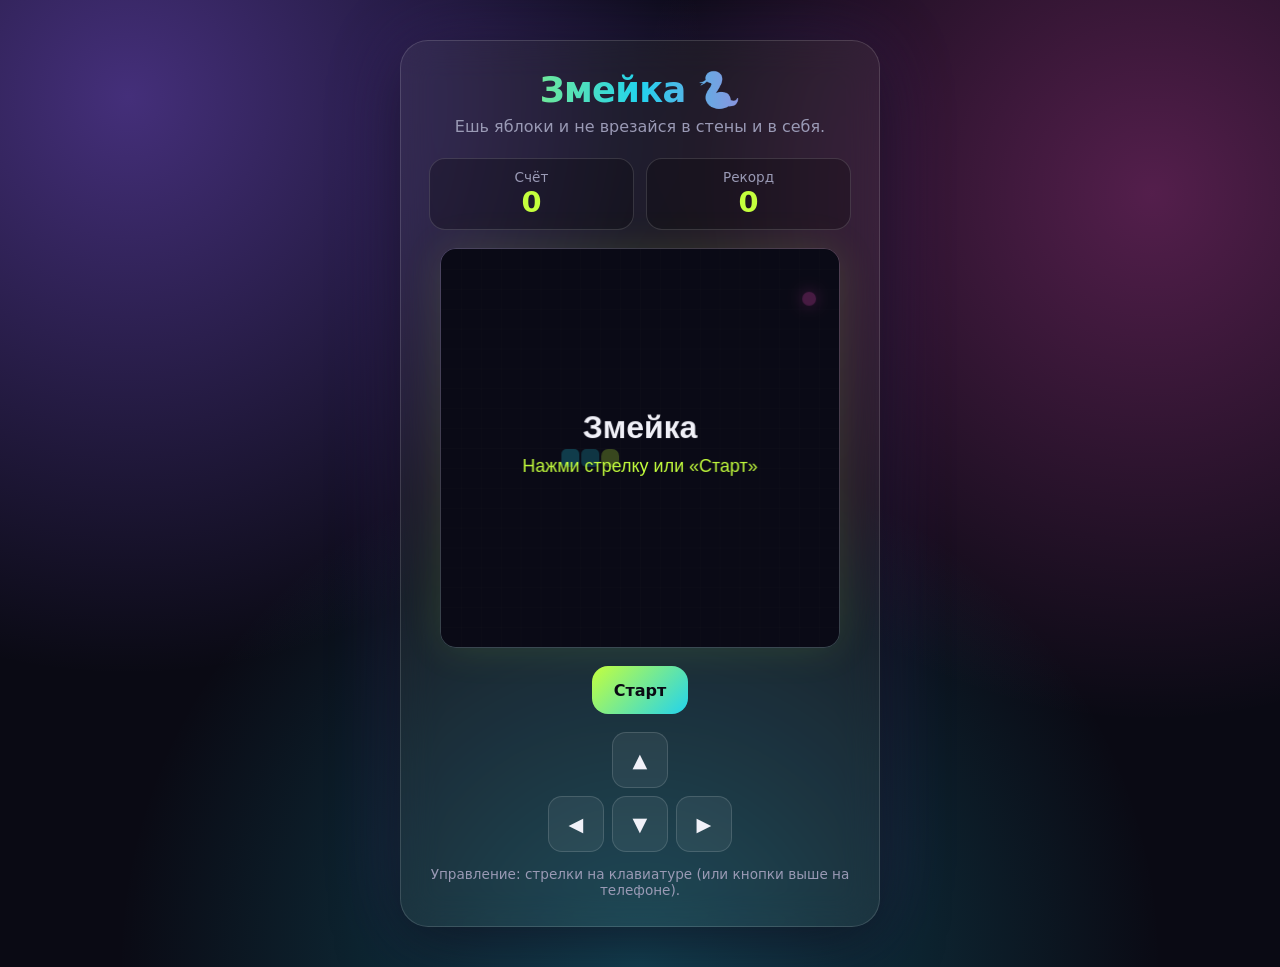
<file: task6/index.html>
<!DOCTYPE html>
<html lang="ru">
<head>
  <meta charset="utf-8">
  <meta name="viewport" content="width=device-width, initial-scale=1">
  <title>Змейка</title>
  <link rel="icon" href="data:,">
  <link rel="stylesheet" href="style.css">
  <script src="script.js" defer></script>
</head>
<body>
  <main class="app">
    <header class="app-header">
      <h1>Змейка 🐍</h1>
      <p class="subtitle">Ешь яблоки и не врезайся в стены и в себя.</p>
    </header>

    <div class="scoreboard">
      <div class="score">
        <span class="score-label">Счёт</span>
        <span id="score" class="score-value">0</span>
      </div>
      <div class="score">
        <span class="score-label">Рекорд</span>
        <span id="best" class="score-value">0</span>
      </div>
    </div>

    <canvas id="game" class="game" width="400" height="400">Ваш браузер не поддерживает Canvas.</canvas>

    <div class="controls">
      <button id="start" type="button" class="button">Старт</button>
    </div>

    <div class="dpad" aria-label="Кнопки управления">
      <button type="button" class="dpad-button dpad-up" data-direction="up" aria-label="Вверх">▲</button>
      <button type="button" class="dpad-button dpad-left" data-direction="left" aria-label="Влево">◀</button>
      <button type="button" class="dpad-button dpad-down" data-direction="down" aria-label="Вниз">▼</button>
      <button type="button" class="dpad-button dpad-right" data-direction="right" aria-label="Вправо">▶</button>
    </div>
    <p class="hint">Управление: стрелки на клавиатуре (или кнопки выше на телефоне).</p>
  </main>
</body>
</html>
</file>
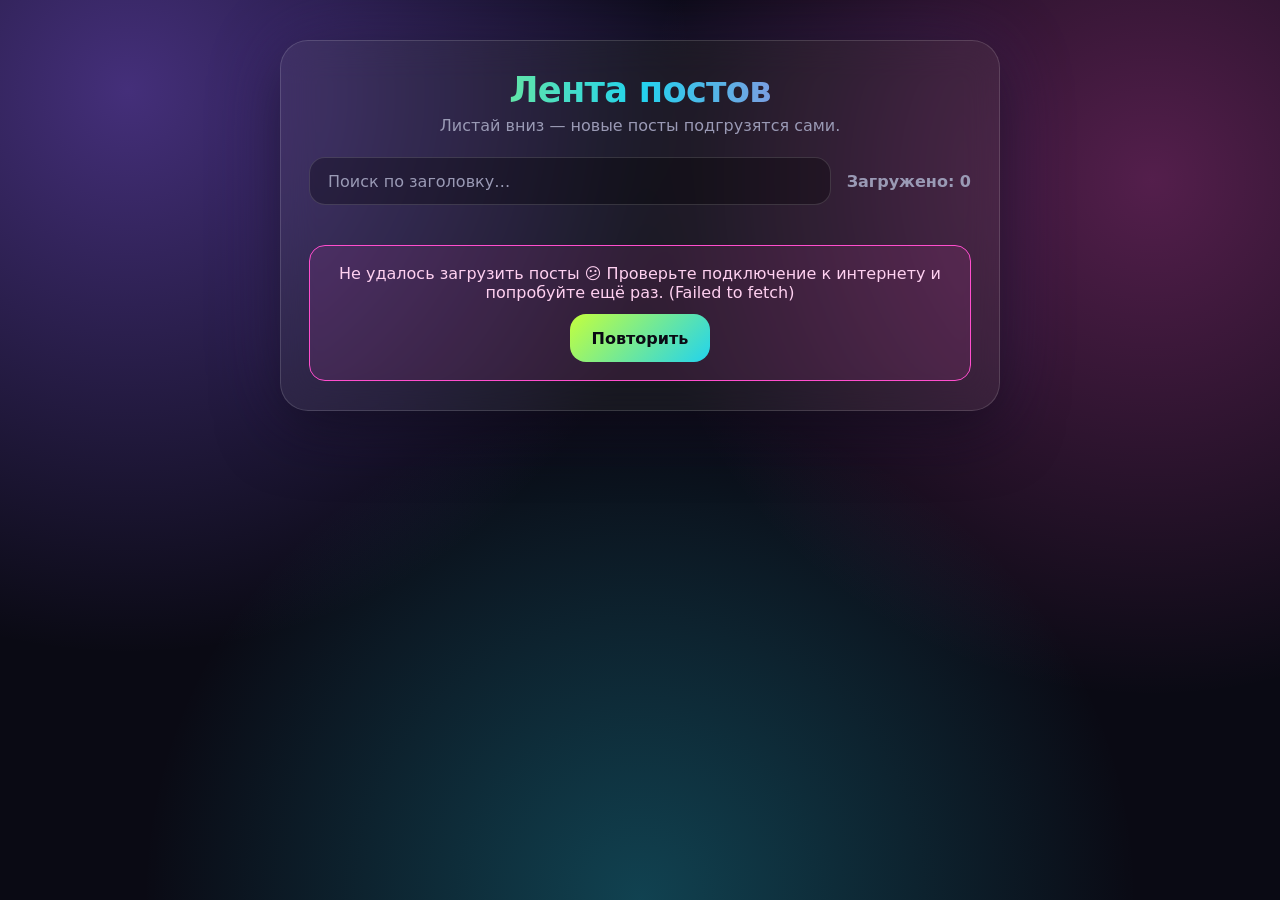
<file: task7/index.html>
<!DOCTYPE html>
<html lang="ru">
<head>
  <meta charset="utf-8">
  <meta name="viewport" content="width=device-width, initial-scale=1">
  <title>Лента постов</title>
  <link rel="icon" href="data:,">
  <link rel="stylesheet" href="style.css">
  <script src="script.js" defer></script>
</head>
<body>
  <main class="app">
    <header class="app-header">
      <h1>Лента постов</h1>
      <p class="subtitle">Листай вниз — новые посты подгрузятся сами.</p>
    </header>

    <div class="toolbar">
      <input id="search" class="search" type="search" placeholder="Поиск по заголовку…" aria-label="Поиск по заголовку" autocomplete="off">
      <p id="counter" class="counter">Загружено: 0</p>
    </div>
    <p id="search-note" class="search-note" hidden></p>

    <section id="posts" class="posts" aria-live="polite"></section>
    <p id="no-results" class="info" hidden>Среди загруженных постов ничего не найдено 🤷</p>

    <div id="loader" class="loader" hidden>
      <span class="spinner"></span>
      Загрузка…
    </div>

    <div id="error" class="error" hidden>
      <p id="error-text"></p>
      <button id="retry" type="button" class="button">Повторить</button>
    </div>

    <p id="end" class="info" hidden>Больше постов нет ✨</p>

    <div id="sentinel" class="sentinel"></div>
  </main>
</body>
</html>
</file>
<file: task1/style.css>
* {
  box-sizing: border-box;
}

/* Цвета лежат в переменных: поменял здесь, поменялось на всей странице */
:root {
  --bg: #080c1a;
  --card: rgba(255, 255, 255, 0.05);
  --line: rgba(255, 255, 255, 0.12);
  --text: #e5e9f5;
  --muted: #98a2c0;
  --cyan: #22d3ee;
  --violet: #a855f7;
  --pink: #f472b6;
}

html {
  scroll-behavior: smooth;         /* плавная прокрутка по якорным ссылкам */
}

body {
  margin: 0;
  min-height: 100vh;
  display: flex;
  flex-direction: column;          /* блоки страницы идут сверху вниз */
  font-family: "Segoe UI", system-ui, Arial, sans-serif;
  line-height: 1.65;
  color: var(--text);
  background:
    radial-gradient(circle at 15% 0%, rgba(168, 85, 247, 0.28), transparent 40%),
    radial-gradient(circle at 90% 15%, rgba(34, 211, 238, 0.2), transparent 35%),
    var(--bg);
}

h2,
h3,
p {
  margin-top: 0;
}

a {
  color: var(--cyan);
  text-decoration: none;
  transition: color 0.2s;
}

a:hover {
  color: var(--pink);
  text-decoration: underline;
}

/* ---------- Шапка ---------- */
.header {
  display: flex;
  flex-direction: row;
  flex-wrap: wrap;                 /* на узком экране текст уедет под фото */
  align-items: center;             /* выравнивание по вертикали */
  justify-content: center;         /* выравнивание по горизонтали */
  gap: 48px;
  padding: 72px 24px 56px;
}

.avatar {
  border-radius: 50%;
  border: 5px solid transparent;
  object-fit: cover;
  /* градиентная рамка: нижний слой фона виден только под прозрачной рамкой */
  background:
    linear-gradient(var(--bg), var(--bg)) padding-box,
    linear-gradient(135deg, var(--cyan), var(--violet), var(--pink)) border-box;
  box-shadow: 0 0 40px rgba(168, 85, 247, 0.5);
  animation: glow 3s ease-in-out infinite alternate;
}

@keyframes glow {
  from {
    box-shadow: 0 0 25px rgba(34, 211, 238, 0.4);
  }
  to {
    box-shadow: 0 0 55px rgba(168, 85, 247, 0.7);
  }
}

.header-text {
  max-width: 580px;
}

.hello {
  margin-bottom: 0;
  font-size: 1.1rem;
  letter-spacing: 0.15em;
  text-transform: uppercase;
  color: var(--cyan);
}

.header-text h1 {
  margin: 0 0 8px;
  font-size: 3.4rem;
  line-height: 1.1;
  /* градиентный текст: фон обрезается по форме букв */
  background: linear-gradient(90deg, #fff, var(--cyan), var(--violet));
  -webkit-background-clip: text;
  background-clip: text;
  color: transparent;
}

.position {
  margin-bottom: 6px;
  font-size: 1.25rem;
  font-weight: bold;
}

.slogan {
  color: var(--muted);
}

.facts {
  display: flex;
  flex-wrap: wrap;
  gap: 8px;
  margin: 20px 0;
  padding: 0;
  list-style: none;
}

.facts li {
  padding: 4px 14px;
  font-size: 0.9rem;
  background: var(--card);
  border: 1px solid var(--line);
  border-radius: 999px;
}

.buttons {
  display: flex;
  flex-wrap: wrap;
  gap: 12px;
}

.button {
  padding: 12px 24px;
  font-weight: bold;
  color: var(--text);
  border: 1px solid var(--line);
  border-radius: 12px;
  transition: transform 0.2s, box-shadow 0.2s, border-color 0.2s;
}

.button:hover {
  color: #fff;
  text-decoration: none;
  border-color: var(--cyan);
  transform: translateY(-3px);
  box-shadow: 0 8px 24px rgba(34, 211, 238, 0.25);
}

.button-primary {
  color: #fff;
  background: linear-gradient(90deg, var(--violet), var(--cyan));
  border-color: transparent;
}

/* ---------- Навигация ---------- */
.nav {
  display: flex;
  flex-wrap: wrap;
  justify-content: center;
  gap: 8px 28px;
  padding: 16px;
  background: rgba(255, 255, 255, 0.04);
  border-top: 1px solid var(--line);
  border-bottom: 1px solid var(--line);
}

.nav a {
  font-weight: bold;
  color: var(--text);
}

.nav a:hover {
  color: var(--cyan);
}

/* ---------- Основное содержимое ---------- */
.main {
  display: flex;
  flex-direction: column;
  align-items: center;
  gap: 32px;
  width: 100%;
  max-width: 1000px;
  margin: 0 auto;
  padding: 40px 16px;
  flex: 1;                         /* занимает всё свободное место между nav и footer */
}

.block {
  width: 100%;
  padding: 32px;
  background: var(--card);
  border: 1px solid var(--line);
  border-radius: 20px;
  backdrop-filter: blur(10px);     /* эффект матового стекла */
}

.block > h2 {
  display: flex;
  align-items: center;
  gap: 14px;
  margin-bottom: 24px;
  font-size: 1.7rem;
}

.num {
  font-size: 1rem;
  padding: 4px 10px;
  color: #fff;
  background: linear-gradient(135deg, var(--violet), var(--cyan));
  border-radius: 8px;
}

.subtitle {
  margin: 32px 0 14px;
  font-size: 1.15rem;
  color: var(--cyan);
}

/* ---------- Цифры в блоке «О себе» ---------- */
.stats {
  display: flex;
  flex-wrap: wrap;
  gap: 16px;
  margin: 28px 0 0;
  padding: 0;
  list-style: none;
}

.stats li {
  flex: 1 1 150px;                 /* растут и сжимаются, база 150px */
  display: flex;
  flex-direction: column;
  align-items: center;
  gap: 4px;
  padding: 18px 12px;
  text-align: center;
  background: rgba(255, 255, 255, 0.04);
  border: 1px solid var(--line);
  border-radius: 14px;
  transition: transform 0.2s, border-color 0.2s;
}

.stats li:hover {
  transform: translateY(-4px);
  border-color: var(--violet);
}

.stat-number {
  font-size: 1.8rem;
  font-weight: bold;
  background: linear-gradient(90deg, var(--cyan), var(--violet));
  -webkit-background-clip: text;
  background-clip: text;
  color: transparent;
}

.stat-label {
  font-size: 0.85rem;
  color: var(--muted);
}

/* ---------- Карточки «Что умею» ---------- */
.cards {
  display: flex;
  flex-wrap: wrap;
  gap: 18px;
}

.card {
  flex: 1 1 280px;
  padding: 20px;
  background: rgba(255, 255, 255, 0.04);
  border: 1px solid var(--line);
  border-radius: 14px;
  transition: transform 0.2s, border-color 0.2s, box-shadow 0.2s;
}

.card:hover {
  transform: translateY(-4px);
  border-color: var(--cyan);
  box-shadow: 0 10px 28px rgba(34, 211, 238, 0.15);
}

.card h3 {
  margin-bottom: 8px;
  font-size: 1.05rem;
  color: #fff;
}

.card p {
  margin: 0;
  font-size: 0.95rem;
  color: var(--muted);
}

.principles {
  display: flex;
  flex-direction: column;
  gap: 10px;
  margin: 0;
  padding-left: 20px;
}

/* ---------- Навыки ---------- */
.skill-groups {
  display: flex;
  flex-wrap: wrap;
  gap: 18px;
}

.skill-group {
  flex: 1 1 290px;
  padding: 18px;
  background: rgba(255, 255, 255, 0.04);
  border: 1px solid var(--line);
  border-radius: 14px;
  transition: transform 0.2s, border-color 0.2s, box-shadow 0.2s;
}

.skill-group:hover {
  transform: translateY(-4px);
  border-color: var(--violet);
  box-shadow: 0 10px 28px rgba(168, 85, 247, 0.2);
}

.skill-group h3 {
  margin-bottom: 14px;
  font-size: 1rem;
  color: var(--cyan);
}

.skills-list,
.tags {
  display: flex;
  flex-wrap: wrap;
  gap: 8px;
  margin: 0;
  padding: 0;
  list-style: none;
}

.skill {
  display: inline-block;
  padding: 4px 12px;
  font-size: 0.88rem;
  font-weight: bold;
  color: #e9d5ff;
  background: rgba(168, 85, 247, 0.18);
  border: 1px solid rgba(168, 85, 247, 0.4);
  border-radius: 999px;
}

.note {
  margin: 12px 0 0;
  font-size: 0.85rem;
  font-style: italic;
  color: var(--muted);
}

/* ---------- Проекты, опыт, образование ---------- */
.entry {
  display: flex;
  flex-direction: column;
  gap: 12px;
  padding: 0 0 24px 20px;
  margin-bottom: 24px;
  border-left: 3px solid var(--violet);
}

.entry:last-child {
  margin-bottom: 0;
  padding-bottom: 0;
}

.entry h3 {
  margin: 0;
  font-size: 1.15rem;
  color: #fff;
}

.entry-head {
  display: flex;
  flex-wrap: wrap;
  justify-content: space-between;  /* название слева, даты справа */
  align-items: baseline;
  gap: 4px 16px;
}

.dates {
  font-size: 0.9rem;
  color: var(--cyan);
  white-space: nowrap;
}

.place {
  margin: 0;
  font-style: italic;
  color: var(--muted);
}

.bullets {
  display: flex;
  flex-direction: column;
  gap: 8px;
  margin: 0;
  padding-left: 20px;
}

.results {
  display: flex;
  flex-wrap: wrap;
  gap: 8px;
  margin: 4px 0 0;
  padding: 0;
  list-style: none;
}

.results li {
  padding: 4px 14px;
  font-size: 0.85rem;
  font-weight: bold;
  color: #cffafe;
  background: rgba(34, 211, 238, 0.12);
  border: 1px solid rgba(34, 211, 238, 0.4);
  border-radius: 8px;
}

/* Образование — список */
.education-list {
  display: flex;
  flex-direction: column;
  gap: 20px;
  margin: 0;
  padding: 0;
  list-style: none;
}

.edu-item {
  display: flex;
  flex-wrap: wrap;
  justify-content: space-between;
  align-items: flex-start;
  gap: 8px 24px;
  padding: 18px 20px;
  background: rgba(255, 255, 255, 0.04);
  border: 1px solid var(--line);
  border-radius: 14px;
  transition: border-color 0.2s;
}

.edu-item:hover {
  border-color: var(--cyan);
}

.edu-main {
  flex: 1 1 400px;
}

.edu-main h3 {
  margin-bottom: 4px;
  font-size: 1.1rem;
  color: #fff;
}

.edu-main p:last-child {
  margin-bottom: 0;
}

/* ---------- Мой путь (хронология) ---------- */
.timeline {
  display: flex;
  flex-direction: column;
  gap: 20px;
  margin: 0;
  padding: 0;
  list-style: none;
}

.timeline li {
  display: flex;
  flex-wrap: wrap;
  align-items: flex-start;
  gap: 8px 20px;
}

.t-year {
  flex: 0 0 110px;                 /* фиксированная ширина колонки с годом */
  padding: 6px 0;
  text-align: center;
  font-weight: bold;
  color: #fff;
  background: linear-gradient(135deg, var(--violet), var(--cyan));
  border-radius: 10px;
}

.t-body {
  flex: 1 1 300px;
}

.t-body h3 {
  margin-bottom: 2px;
  font-size: 1.05rem;
  color: #fff;
}

.t-body p {
  margin: 0;
  color: var(--muted);
}

/* ---------- Подвал ---------- */
.footer {
  display: flex;
  flex-direction: column;
  align-items: center;
  gap: 14px;
  padding: 56px 16px 32px;
  text-align: center;
  background: rgba(255, 255, 255, 0.04);
  border-top: 1px solid var(--line);
}

.footer h2 {
  margin: 0;
  font-size: 2rem;
}

.footer-text {
  margin: 0;
  color: var(--muted);
}

.contacts-list {
  display: flex;
  flex-wrap: wrap;
  justify-content: center;
  gap: 14px;
  margin-top: 10px;
}

.contact {
  padding: 12px 22px;
  font-weight: bold;
  border: 1px solid var(--line);
  border-radius: 12px;
  transition: transform 0.2s, border-color 0.2s, box-shadow 0.2s;
}

.contact:hover {
  color: #fff;
  text-decoration: none;
  border-color: var(--pink);
  transform: translateY(-3px);
  box-shadow: 0 8px 24px rgba(244, 114, 182, 0.25);
}

.copy {
  margin: 24px 0 0;
  font-size: 0.85rem;
  color: var(--muted);
}
</file>
<file: task2/style.css>
/* =====================================================================
   Лаб 2. Лендинг «МатКод» — Mobile First
   ---------------------------------------------------------------------
   «Макет» (разработан самостоятельно)
   • Брейкпоинты: мобильный — до 767px (базовые стили),
                  планшет — от 768px, десктоп — от 1200px
   • Шрифт: системный (Segoe UI / Arial), основной текст 16px
   • Палитра: индиго #4f46e5, бирюзовый #22d3ee, лайм #c4ff3d,
              тёмно-синий #0f172a, фон #f5f6fb
   • Сетка страницы (Grid):
       мобильный — 1 колонка; планшет — 2 колонки; десктоп — 12 колонок
   • Компоненты (Flexbox): меню, карточки внутри, кнопки, форма, шаги
   ===================================================================== */

* {
  box-sizing: border-box;
}

:root {
  --bg: #f5f6fb;
  --surface: #ffffff;
  --ink: #0f172a;
  --muted: #5b6478;
  --line: #e3e6f0;
  --primary: #4f46e5;
  --primary-dark: #4338ca;
  --soft: #eef0ff;
  --cyan: #22d3ee;
  --lime: #c4ff3d;
}

html {
  scroll-behavior: smooth;
  scroll-padding-top: 88px;        /* заголовок секции не прячется под шапкой */
  -webkit-text-size-adjust: 100%;
}

body {
  margin: 0;
  font-family: "Segoe UI", system-ui, Arial, sans-serif;
  font-size: 1rem;
  line-height: 1.6;
  color: var(--ink);
  background: var(--bg);
}

img {
  display: block;
  max-width: 100%;
  height: auto;
}

h1,
h2,
h3,
p {
  margin-top: 0;
}

a {
  color: inherit;
  text-decoration: none;
}

/* ---------------------------------------------------------------------
   Крупная сетка страницы (Grid): шапка / контент / подвал
   --------------------------------------------------------------------- */
.page {
  display: grid;
  grid-template-columns: minmax(0, 1fr);
  grid-template-rows: auto 1fr auto;   /* подвал всегда прижат к низу */
  min-height: 100vh;
}

.header {
  grid-row: 1;
}

.content {
  grid-row: 2;
}

.footer {
  grid-row: 3;
}

/* Сетка основного содержимого: на мобильном — одна колонка */
.content {
  display: grid;
  grid-template-columns: minmax(0, 1fr);
  gap: 56px;
  width: 100%;
  max-width: 1200px;
  margin: 0 auto;
  padding: 24px 16px 64px;
}

/* ---------------------------------------------------------------------
   Кнопки
   --------------------------------------------------------------------- */
.button {
  display: inline-flex;
  align-items: center;
  justify-content: center;
  min-height: 48px;
  padding: 0 24px;
  font: inherit;
  font-weight: 700;
  color: var(--ink);
  background: transparent;
  border: 2px solid transparent;
  border-radius: 14px;
  cursor: pointer;
  transition: background 0.25s, color 0.25s, border-color 0.25s, transform 0.25s, box-shadow 0.25s;
}

.button:hover {
  transform: translateY(-2px);
}

.button:focus-visible {
  outline: 3px solid var(--cyan);
  outline-offset: 3px;
}

.button-primary {
  color: #fff;
  background: var(--primary);
}

.button-primary:hover {
  background: var(--primary-dark);
  box-shadow: 0 8px 20px rgba(79, 70, 229, 0.35);
}

.button-ghost {
  color: #fff;
  border-color: rgba(255, 255, 255, 0.5);
}

.button-ghost:hover {
  background: rgba(255, 255, 255, 0.15);
  border-color: #fff;
}

/* ---------------------------------------------------------------------
   Шапка и меню (мобильное меню — «гамбургер» на чистом CSS)
   --------------------------------------------------------------------- */
.header {
  display: flex;
  flex-wrap: wrap;
  align-items: center;
  justify-content: space-between;
  padding: 8px 16px;
  background: var(--surface);
  border-bottom: 1px solid var(--line);
}

/* Скрытый переключатель: остаётся доступным с клавиатуры, но не занимает места */
.menu-toggle {
  width: 1px;
  height: 1px;
  margin: -1px;
  opacity: 0;
  overflow: hidden;
}

.logo {
  display: flex;
  align-items: center;
  gap: 10px;
  min-height: 48px;
  font-size: 1.3rem;
  font-weight: 800;
}

.logo-mark {
  display: flex;
  align-items: center;
  justify-content: center;
  width: 36px;
  height: 36px;
  font-size: 1.3rem;
  color: #fff;
  background: linear-gradient(135deg, var(--primary), var(--cyan));
  border-radius: 10px;
}

.logo-light {
  color: #fff;
}

/* Гамбургер: три полоски (span), при нажатии превращаются в крестик */
.burger {
  margin-left: auto;               /* прижимает гамбургер к правому краю */
  display: flex;
  flex-direction: column;
  align-items: center;
  justify-content: center;
  gap: 5px;
  width: 48px;
  height: 48px;
  border-radius: 12px;
  cursor: pointer;
  transition: background 0.2s;
}

.burger:hover {
  background: var(--soft);
}

.burger span {
  display: block;
  width: 26px;
  height: 3px;
  background: var(--ink);
  border-radius: 2px;
  transition: transform 0.25s, opacity 0.25s;
}

.menu-toggle:checked ~ .burger span:nth-child(1) {
  transform: translateY(8px) rotate(45deg);
}

.menu-toggle:checked ~ .burger span:nth-child(2) {
  opacity: 0;
}

.menu-toggle:checked ~ .burger span:nth-child(3) {
  transform: translateY(-8px) rotate(-45deg);
}

.menu-toggle:focus-visible ~ .burger {
  outline: 3px solid var(--primary);
}

/* На мобильном меню скрыто и раскрывается по клику на гамбургер */
.nav {
  display: none;
  flex-direction: column;
  flex-basis: 100%;
  gap: 4px;
  padding: 8px 0 16px;
}

.menu-toggle:checked ~ .nav {
  display: flex;
}

.nav a {
  display: flex;
  align-items: center;
  min-height: 48px;
  padding: 0 14px;
  font-weight: 600;
  border-radius: 12px;
  transition: background 0.2s, color 0.2s;
}

.nav a:hover {
  color: var(--primary);
  background: var(--soft);
}

.nav .nav-cta {
  justify-content: center;
  margin-top: 8px;
  color: #fff;
}

.nav .nav-cta:hover {
  color: #fff;
  background: var(--primary-dark);
}

/* ---------------------------------------------------------------------
   Герой-блок
   --------------------------------------------------------------------- */
.hero {
  display: flex;
  flex-direction: column;
  gap: 32px;
  padding: 32px 20px;
  color: #fff;
  background: linear-gradient(135deg, #1e1b4b 0%, #4f46e5 60%, #7c3aed 100%);
  border-radius: 24px;
  overflow: hidden;
}

.hero-text {
  display: flex;
  flex-direction: column;
  gap: 16px;
}

.eyebrow {
  align-self: flex-start;
  margin: 0;
  padding: 4px 14px;
  font-size: 0.85rem;
  font-weight: 600;
  background: rgba(255, 255, 255, 0.16);
  border-radius: 999px;
}

.hero h1 {
  margin: 0;
  font-size: 2rem;
  line-height: 1.15;
}

.hero-lead {
  margin: 0;
  color: #e0e7ff;
}

.hero-buttons {
  display: flex;
  flex-wrap: wrap;
  gap: 12px;
}

.hero .button-primary {
  color: var(--ink);
  background: var(--lime);
}

.hero .button-primary:hover {
  background: #d8ff7a;
  box-shadow: 0 8px 20px rgba(196, 255, 61, 0.35);
}

.hero-stats {
  display: flex;
  flex-wrap: wrap;
  gap: 16px 28px;
  margin: 8px 0 0;
  padding: 0;
  list-style: none;
}

.hero-stats li {
  display: flex;
  flex-direction: column;
}

.hero-stats strong {
  font-size: 1.15rem;
}

.hero-stats span {
  font-size: 0.85rem;
  color: #c7d2fe;
}

.hero-image {
  display: flex;
  justify-content: center;
}

.hero-image img {
  width: 100%;
  max-width: 420px;
}

/* ---------------------------------------------------------------------
   Заголовки секций
   --------------------------------------------------------------------- */
.section-head {
  display: flex;
  flex-direction: column;
  gap: 4px;
  margin-bottom: 24px;
}

.section-head h2,
.contact-info h2 {
  margin: 0;
  font-size: 1.6rem;
  line-height: 1.25;
}

.section-head p {
  margin: 0;
  color: var(--muted);
}

/* ---------------------------------------------------------------------
   Карточки: сетка карточек — Grid, содержимое карточки — Flexbox
   --------------------------------------------------------------------- */
.cards {
  display: grid;
  grid-template-columns: minmax(0, 1fr);
  gap: 16px;
}

.card {
  display: flex;
  flex-direction: column;
  gap: 10px;
  padding: 24px;
  background: var(--surface);
  border: 1px solid var(--line);
  border-radius: 20px;
  transition: transform 0.25s, box-shadow 0.25s, border-color 0.25s;
}

.card:hover {
  transform: scale(1.02);
  border-color: #c7d2fe;
  box-shadow: 0 12px 28px rgba(79, 70, 229, 0.15);
}

.card h3 {
  margin: 0;
  font-size: 1.1rem;
}

.card p {
  margin: 0;
  color: var(--muted);
}

.card-icon {
  display: flex;
  align-items: center;
  justify-content: center;
  width: 52px;
  height: 52px;
  font-size: 1.6rem;
  background: var(--soft);
  border-radius: 14px;
}

.card-tag {
  align-self: flex-start;
  padding: 2px 12px;
  font-size: 0.8rem;
  font-weight: 700;
  color: var(--primary);
  background: var(--soft);
  border-radius: 999px;
}

.card-list {
  display: flex;
  flex-direction: column;
  gap: 4px;
  margin: 6px 0 0;
  padding-left: 20px;
}

/* ---------------------------------------------------------------------
   Шаги
   --------------------------------------------------------------------- */
.steps {
  display: flex;
  flex-direction: column;
  gap: 20px;
  margin: 0;
  padding: 0;
  list-style: none;
}

.step {
  display: flex;
  align-items: flex-start;
  gap: 16px;
}

.step-num {
  display: flex;
  flex: 0 0 48px;
  align-items: center;
  justify-content: center;
  width: 48px;
  height: 48px;
  font-weight: 800;
  color: #fff;
  background: linear-gradient(135deg, var(--primary), var(--cyan));
  border-radius: 50%;
}

.step-body h3 {
  margin: 0 0 2px;
  font-size: 1.1rem;
}

.step-body p {
  margin: 0;
  color: var(--muted);
}

/* ---------------------------------------------------------------------
   FAQ (раскрывается без JavaScript — тег details)
   --------------------------------------------------------------------- */
.faq-list {
  display: flex;
  flex-direction: column;
  gap: 12px;
}

.faq-item {
  padding: 0 20px;
  background: var(--surface);
  border: 1px solid var(--line);
  border-radius: 16px;
  transition: border-color 0.2s, box-shadow 0.2s;
}

.faq-item:hover {
  border-color: #c7d2fe;
}

.faq-item[open] {
  box-shadow: 0 8px 20px rgba(79, 70, 229, 0.1);
}

.faq-item summary {
  display: flex;
  align-items: center;
  justify-content: space-between;
  gap: 16px;
  min-height: 56px;
  font-weight: 700;
  cursor: pointer;
  list-style: none;
}

.faq-item summary::-webkit-details-marker {
  display: none;
}

.faq-item summary::after {
  content: "+";
  font-size: 1.6rem;
  color: var(--primary);
  transition: transform 0.25s;
}

.faq-item[open] summary::after {
  transform: rotate(45deg);
}

.faq-item p {
  margin: 0 0 18px;
  color: var(--muted);
}

/* ---------------------------------------------------------------------
   Контакты и форма
   --------------------------------------------------------------------- */
.contact {
  display: flex;
  flex-direction: column;
  gap: 28px;
  padding: 28px 20px;
  background: var(--surface);
  border: 1px solid var(--line);
  border-radius: 24px;
}

.contact-info {
  display: flex;
  flex-direction: column;
  gap: 12px;
}

.contact-info p {
  margin: 0;
  color: var(--muted);
}

.contact-links {
  display: flex;
  flex-direction: column;
  margin: 8px 0 0;
  padding: 0;
  list-style: none;
}

.contact-links a,
.contact-place {
  display: flex;
  align-items: center;
  gap: 12px;
  min-height: 48px;
  overflow-wrap: anywhere;
}

.contact-links a {
  font-weight: 600;
  transition: color 0.2s;
}

.contact-links a:hover {
  color: var(--primary);
  text-decoration: underline;
}

.form {
  display: flex;
  flex: 1;
  flex-direction: column;
  gap: 16px;
}

.form-row {
  display: flex;
  flex-direction: column;
  gap: 16px;
}

.field {
  display: flex;
  flex: 1;
  flex-direction: column;
  gap: 6px;
}

.field label {
  font-size: 0.9rem;
  font-weight: 700;
}

.field input,
.field textarea {
  min-height: 48px;
  padding: 12px 14px;
  font: inherit;
  color: var(--ink);
  background: var(--surface);
  border: 2px solid var(--line);
  border-radius: 12px;
  transition: border-color 0.2s, box-shadow 0.2s;
}

.field textarea {
  min-height: 140px;
  resize: vertical;
}

.field input::placeholder,
.field textarea::placeholder {
  color: #94a3b8;
}

.field input:hover,
.field textarea:hover {
  border-color: #a5b4fc;
}

.field input:focus,
.field textarea:focus {
  outline: none;
  border-color: var(--primary);
  box-shadow: 0 0 0 4px rgba(79, 70, 229, 0.18);
}

.form-button {
  width: 100%;
}

.form-note {
  margin: 0;
  font-size: 0.85rem;
  color: var(--muted);
}

/* ---------------------------------------------------------------------
   Подвал
   --------------------------------------------------------------------- */
.footer {
  display: flex;
  flex-direction: column;
  gap: 12px;
  padding: 32px 16px;
  color: #cbd5e1;
  background: var(--ink);
}

.footer-nav {
  display: flex;
  flex-wrap: wrap;
  gap: 0 20px;
}

.footer-nav a {
  display: flex;
  align-items: center;
  min-height: 44px;
  transition: color 0.2s;
}

.footer-nav a:hover {
  color: #fff;
  text-decoration: underline;
}

.copy {
  margin: 0;
  font-size: 0.85rem;
  color: #94a3b8;
}

/* =====================================================================
   ПЛАНШЕТ: от 768px
   ===================================================================== */
@media (min-width: 768px) {
  /* Страница: две колонки, крупные секции на всю ширину */
  .content {
    grid-template-columns: repeat(2, minmax(0, 1fr));
    gap: 64px 32px;
    padding: 40px 32px 80px;
  }

  /* Крупные секции занимают обе колонки: от первой линии сетки до последней */
  .hero {
    grid-column: 1 / -1;
    grid-row: 1;
  }

  .benefits {
    grid-column: 1 / -1;
    grid-row: 2;
  }

  .directions {
    grid-column: 1 / -1;
    grid-row: 3;
  }

  /* «Как проходит» и «FAQ» стоят рядом: по одной колонке */
  .process {
    grid-column: 1 / 2;
    grid-row: 4;
  }

  .faq {
    grid-column: 2 / 3;
    grid-row: 4;
  }

  .contact {
    grid-column: 1 / -1;
    grid-row: 5;
  }

  /* Шапка: меню в строку, гамбургер скрыт */
  .header {
    flex-wrap: nowrap;
    padding: 8px 32px;
  }

  .burger {
    display: none;
  }

  .nav {
    display: flex;
    flex-basis: auto;
    flex-direction: row;
    align-items: center;
    gap: 2px;
    margin-left: auto;
    padding: 0;
  }

  .nav a {
    padding: 0 10px;
    font-size: 0.95rem;
  }

  .nav .nav-cta {
    display: none;
  }

  /* Герой: текст слева, картинка справа */
  .hero {
    flex-direction: row;
    align-items: center;
    gap: 32px;
    padding: 48px 40px;
  }

  .hero-text {
    flex: 1 1 55%;
  }

  .hero-image {
    flex: 1 1 40%;
  }

  .hero h1 {
    font-size: 2.4rem;
  }

  .section-head h2,
  .contact-info h2 {
    font-size: 1.9rem;
  }

  /* Сетка карточек */
  .cards {
    grid-template-columns: repeat(2, minmax(0, 1fr));
    gap: 20px;
  }

  .cards-directions {
    grid-template-columns: repeat(3, minmax(0, 1fr));
  }

  .card {
    padding: 28px 24px;
  }

  .contact {
    padding: 40px;
  }

  .form-row {
    flex-direction: row;
  }

  .form-button {
    align-self: flex-start;
    width: auto;
    min-width: 200px;
  }

  .footer {
    flex-flow: row wrap;
    align-items: center;
    justify-content: space-between;
    padding: 32px;
  }

  .copy {
    flex-basis: 100%;
  }
}

/* =====================================================================
   ДЕСКТОП: от 1200px
   ===================================================================== */
@media (min-width: 1200px) {
  /* Страница: сетка из 12 колонок */
  .content {
    grid-template-columns: repeat(12, minmax(0, 1fr));
    column-gap: 24px;
    row-gap: 96px;
    padding: 56px 32px 112px;
  }

  .process {
    grid-column: 1 / 7;
    grid-row: 4;
  }

  .faq {
    grid-column: 7 / -1;
    grid-row: 4;
  }

  .header {
    padding: 8px max(32px, calc((100% - 1200px) / 2 + 32px));
  }

  .nav {
    gap: 6px;
  }

  .nav a {
    padding: 0 14px;
    font-size: 1rem;
  }

  .nav .nav-cta {
    display: flex;
    margin: 0 0 0 12px;
    padding: 0 22px;
  }

  .hero {
    gap: 48px;
    padding: 72px 72px;
  }

  .hero h1 {
    font-size: 3.2rem;
  }

  .hero-lead {
    font-size: 1.1rem;
  }

  .section-head h2,
  .contact-info h2 {
    font-size: 2.2rem;
  }

  .cards {
    grid-template-columns: repeat(3, minmax(0, 1fr));
    gap: 24px;
  }

  /* Контакты: информация слева, форма справа */
  .contact {
    flex-direction: row;
    gap: 56px;
    padding: 56px;
  }

  .contact-info {
    flex: 0 0 38%;
  }

  .footer {
    padding: 32px max(32px, calc((100% - 1200px) / 2 + 32px));
  }

  .copy {
    flex-basis: auto;
  }
}
</file>
<file: task3/style.css>
* {
  box-sizing: border-box;
}

/* Палитра в переменных: меняешь тут — меняется везде */
:root {
  --bg: #0a0a14;
  --glass: rgba(255, 255, 255, 0.06);
  --line: rgba(255, 255, 255, 0.14);
  --text: #f1f1f8;
  --muted: #9a9ab5;
  --lime: #c4ff3d;
  --cyan: #22d3ee;
  --pink: #ff4ecd;
  --violet: #8b5cf6;
}

body {
  margin: 0;
  min-height: 100vh;
  display: flex;
  justify-content: center;
  align-items: flex-start;
  padding: 48px 16px;
  font-family: "Segoe UI", system-ui, Arial, sans-serif;
  color: var(--text);
  /* несколько цветных «пятен» поверх тёмного фона */
  background:
    radial-gradient(circle at 10% 10%, rgba(139, 92, 246, 0.45), transparent 40%),
    radial-gradient(circle at 90% 20%, rgba(255, 78, 205, 0.3), transparent 38%),
    radial-gradient(circle at 50% 100%, rgba(34, 211, 238, 0.28), transparent 45%),
    var(--bg);
}

button {
  font-family: inherit;
  cursor: pointer;
}

/* ---------- Карточка приложения ---------- */
.app {
  width: 100%;
  max-width: 560px;
  padding: 28px;
  background: var(--glass);
  border: 1px solid var(--line);
  border-radius: 28px;
  backdrop-filter: blur(18px);     /* матовое стекло */
  box-shadow: 0 20px 60px rgba(0, 0, 0, 0.5), 0 0 80px rgba(139, 92, 246, 0.18);
}

.app-header {
  margin-bottom: 22px;
  text-align: center;
}

h1 {
  margin: 0;
  font-size: 2.4rem;
  letter-spacing: -0.02em;
  background: linear-gradient(90deg, var(--lime), var(--cyan), var(--pink));
  -webkit-background-clip: text;   /* градиент виден только внутри букв */
  background-clip: text;
  color: transparent;
}

.subtitle {
  margin: 4px 0 0;
  color: var(--muted);
}

/* ---------- Форма ---------- */
.todo-form {
  display: flex;
  gap: 10px;
}

.todo-form input {
  flex: 1;
  min-width: 0;
  padding: 14px 18px;
  font-size: 1rem;
  font-family: inherit;
  color: var(--text);
  background: rgba(0, 0, 0, 0.3);
  border: 1px solid var(--line);
  border-radius: 16px;
  outline: none;
  transition: border-color 0.2s, box-shadow 0.2s;
}

.todo-form input::placeholder {
  color: var(--muted);
}

.todo-form input:focus {
  border-color: var(--lime);
  box-shadow: 0 0 0 4px rgba(196, 255, 61, 0.18);
}

/* «тряска» поля, когда ввели пустую задачу */
.todo-form input.shake {
  animation: shake 0.4s;
}

@keyframes shake {
  0%, 100% { transform: translateX(0); }
  20%, 60% { transform: translateX(-8px); }
  40%, 80% { transform: translateX(8px); }
}

.add-button {
  padding: 0 22px;
  font-size: 1rem;
  font-weight: bold;
  color: #0a0a14;
  background: linear-gradient(135deg, var(--lime), var(--cyan));
  border: none;
  border-radius: 16px;
  transition: transform 0.15s, box-shadow 0.15s;
}

.add-button:hover {
  transform: translateY(-2px) scale(1.04);
  box-shadow: 0 8px 22px rgba(196, 255, 61, 0.35);
}

.add-button:active {
  transform: scale(0.96);
}

.warning {
  margin: 10px 4px 0;
  color: var(--pink);
}

/* ---------- Прогресс ---------- */
.progress-row {
  display: flex;
  align-items: center;
  gap: 12px;
  margin: 22px 0 18px;
}

.progress {
  flex: 1;
  height: 10px;
  appearance: none;
  -webkit-appearance: none;
  border: none;
  border-radius: 999px;
  overflow: hidden;
  background: rgba(255, 255, 255, 0.1);
}

.progress::-webkit-progress-bar {
  background: rgba(255, 255, 255, 0.1);
}

.progress::-webkit-progress-value {
  background: linear-gradient(90deg, var(--lime), var(--cyan));
  border-radius: 999px;
  transition: width 0.4s;
}

.progress::-moz-progress-bar {
  background: linear-gradient(90deg, var(--lime), var(--cyan));
  border-radius: 999px;
}

.percent {
  min-width: 42px;
  text-align: right;
  font-weight: bold;
  color: var(--lime);
}

/* ---------- Фильтры ---------- */
.filters {
  display: flex;
  gap: 6px;
  padding: 5px;
  margin-bottom: 18px;
  background: rgba(0, 0, 0, 0.3);
  border-radius: 999px;
}

.filter {
  flex: 1;
  padding: 9px 6px;
  font-size: 0.92rem;
  font-weight: bold;
  color: var(--muted);
  background: transparent;
  border: none;
  border-radius: 999px;
  transition: color 0.2s, background 0.2s;
}

.filter:hover {
  color: var(--text);
}

.filter.active {
  color: #fff;
  background: linear-gradient(135deg, var(--pink), var(--violet));
}

/* ---------- Список задач ---------- */
.todo-list {
  display: flex;
  flex-direction: column;
  gap: 10px;
  margin: 0;
  padding: 0;
  list-style: none;
}

.todo-item {
  display: flex;
  align-items: center;
  gap: 14px;
  padding: 12px 14px;
  background: rgba(255, 255, 255, 0.05);
  border: 1px solid var(--line);
  border-radius: 18px;
  transition: transform 0.15s, border-color 0.2s, opacity 0.2s;
}

.todo-item:hover {
  transform: translateY(-2px);
  border-color: var(--violet);
}

/* только что добавленная задача «выпрыгивает» */
.todo-item.pop {
  animation: pop 0.35s ease-out;
}

@keyframes pop {
  from {
    opacity: 0;
    transform: translateY(10px) scale(0.95);
  }
  to {
    opacity: 1;
    transform: translateY(0) scale(1);
  }
}

/* Кастомный чекбокс: прячем стандартный вид и рисуем свой */
.toggle {
  flex: 0 0 26px;
  width: 26px;
  height: 26px;
  margin: 0;
  display: flex;
  align-items: center;
  justify-content: center;
  appearance: none;
  -webkit-appearance: none;
  background: transparent;
  border: 2px solid var(--muted);
  border-radius: 50%;
  cursor: pointer;
  transition: background 0.2s, border-color 0.2s, transform 0.15s;
}

.toggle:hover {
  border-color: var(--lime);
  transform: scale(1.1);
}

.toggle:checked {
  background: linear-gradient(135deg, var(--lime), var(--cyan));
  border-color: transparent;
}

.toggle:checked::after {
  content: "✓";
  font-size: 0.95rem;
  font-weight: bold;
  color: #0a0a14;
}

.todo-item .text {
  flex: 1;
  word-break: break-word;
}

.todo-item.completed .text {
  text-decoration: line-through;
  opacity: 0.5;
}

.delete {
  padding: 6px 12px;
  font-size: 0.82rem;
  font-weight: bold;
  color: var(--muted);
  background: transparent;
  border: 1px solid var(--line);
  border-radius: 999px;
  transition: color 0.2s, background 0.2s, border-color 0.2s;
}

.delete:hover {
  color: #fff;
  background: var(--pink);
  border-color: var(--pink);
}

/* ---------- Пустое состояние и счётчик ---------- */
.empty {
  margin: 18px 0 4px;
  padding: 22px 12px;
  text-align: center;
  font-size: 1.05rem;
  color: var(--muted);
  border: 2px dashed var(--line);
  border-radius: 18px;
}

.counter {
  margin: 20px 0 0;
  padding: 10px 16px;
  text-align: center;
  font-weight: bold;
  color: var(--text);
  background: rgba(0, 0, 0, 0.3);
  border-radius: 999px;
}
</file>
<file: task4/style.css>
* {
  box-sizing: border-box;
}

/* Палитра в переменных: меняешь тут — меняется везде */
:root {
  --bg: #0a0a14;
  --glass: rgba(255, 255, 255, 0.06);
  --line: rgba(255, 255, 255, 0.14);
  --text: #f1f1f8;
  --muted: #9a9ab5;
  --lime: #c4ff3d;
  --cyan: #22d3ee;
  --pink: #ff4ecd;
  --violet: #8b5cf6;
}

body {
  margin: 0;
  min-height: 100vh;
  display: flex;
  justify-content: center;
  align-items: flex-start;
  padding: 40px 16px;
  font-family: "Segoe UI", system-ui, Arial, sans-serif;
  color: var(--text);
  background:
    radial-gradient(circle at 10% 10%, rgba(139, 92, 246, 0.45), transparent 40%),
    radial-gradient(circle at 90% 20%, rgba(255, 78, 205, 0.3), transparent 38%),
    radial-gradient(circle at 50% 100%, rgba(34, 211, 238, 0.28), transparent 45%),
    var(--bg);
}

button,
input {
  font-family: inherit;
}

button {
  cursor: pointer;
}

/* ---------- Карточка приложения ---------- */
.app {
  width: 100%;
  padding: 28px;
  background: var(--glass);
  border: 1px solid var(--line);
  border-radius: 28px;
  backdrop-filter: blur(18px);     /* матовое стекло */
  box-shadow: 0 20px 60px rgba(0, 0, 0, 0.5), 0 0 80px rgba(139, 92, 246, 0.18);
}

.app-header {
  margin-bottom: 22px;
  text-align: center;
}

h1 {
  margin: 0;
  font-size: 2.2rem;
  letter-spacing: -0.02em;
  background: linear-gradient(90deg, var(--lime), var(--cyan), var(--pink));
  -webkit-background-clip: text;   /* градиент виден только внутри букв */
  background-clip: text;
  color: transparent;
}

.subtitle {
  margin: 6px 0 0;
  color: var(--muted);
}

/* ---------- Кнопки ---------- */
.button {
  min-height: 48px;
  padding: 0 22px;
  font-size: 1rem;
  font-weight: bold;
  color: #0a0a14;
  background: linear-gradient(135deg, var(--lime), var(--cyan));
  border: none;
  border-radius: 16px;
  transition: transform 0.15s, box-shadow 0.15s, opacity 0.2s;
}

.button:hover:not(:disabled) {
  transform: translateY(-2px) scale(1.03);
  box-shadow: 0 8px 22px rgba(196, 255, 61, 0.35);
}

.button:active:not(:disabled) {
  transform: scale(0.96);
}

.button:disabled {
  opacity: 0.4;
  cursor: not-allowed;
}

.button-secondary {
  color: var(--text);
  background: transparent;
  border: 1px solid var(--line);
}

.button-secondary:hover:not(:disabled) {
  border-color: var(--pink);
  box-shadow: 0 8px 22px rgba(255, 78, 205, 0.25);
}

/* =====================================================================
   Стили лабы 4
   ===================================================================== */
.app {
  max-width: 520px;
}

.rules {
  margin-bottom: 18px;
  padding: 0 16px;
  background: rgba(0, 0, 0, 0.25);
  border: 1px solid var(--line);
  border-radius: 16px;
}

.rules summary {
  min-height: 44px;
  display: flex;
  align-items: center;
  font-weight: bold;
  cursor: pointer;
}

.rules p {
  margin: 0 0 14px;
  color: var(--muted);
  line-height: 1.5;
}

.rules b {
  color: var(--text);
}

.guess-form {
  display: flex;
  gap: 10px;
}

.guess-form input {
  flex: 1;
  min-width: 0;
  padding: 12px 18px;
  font-size: 1.4rem;
  letter-spacing: 0.4em;
  text-align: center;
  color: var(--text);
  background: rgba(0, 0, 0, 0.3);
  border: 1px solid var(--line);
  border-radius: 16px;
  outline: none;
  transition: border-color 0.2s, box-shadow 0.2s;
}

.guess-form input::placeholder {
  font-size: 1rem;
  letter-spacing: normal;
  color: var(--muted);
}

.guess-form input:focus {
  border-color: var(--lime);
  box-shadow: 0 0 0 4px rgba(196, 255, 61, 0.18);
}

.guess-form input:disabled {
  opacity: 0.5;
}

.message {
  margin: 12px 4px 0;
  font-weight: bold;
}

.message.error {
  color: var(--pink);
}

.message.win {
  padding: 14px;
  text-align: center;
  font-size: 1.15rem;
  color: #0a0a14;
  background: linear-gradient(135deg, var(--lime), var(--cyan));
  border-radius: 16px;
}

.stats {
  display: flex;
  align-items: center;
  justify-content: space-between;
  gap: 12px;
  margin: 18px 0;
}

.stats p {
  margin: 0;
  font-weight: bold;
}

.stats span {
  color: var(--lime);
}

.history {
  display: flex;
  flex-direction: column;
  gap: 8px;
  margin: 0;
  padding: 0;
  list-style: none;
}

.history li {
  display: flex;
  flex-wrap: wrap;
  align-items: center;
  gap: 8px 14px;
  padding: 12px 16px;
  background: rgba(255, 255, 255, 0.05);
  border: 1px solid var(--line);
  border-radius: 16px;
}

.history li.new {
  animation: pop 0.3s ease-out;
}

.history li.winner {
  border-color: var(--lime);
  box-shadow: 0 0 20px rgba(196, 255, 61, 0.25);
}

@keyframes pop {
  from {
    opacity: 0;
    transform: translateY(8px);
  }
  to {
    opacity: 1;
    transform: translateY(0);
  }
}

.attempt-number {
  color: var(--muted);
  font-size: 0.85rem;
}

.attempt-guess {
  font-size: 1.25rem;
  font-weight: bold;
  letter-spacing: 0.2em;
}

.attempt-result {
  margin-left: auto;
  font-weight: bold;
}

.bulls {
  color: var(--lime);
}

.cows {
  color: var(--cyan);
}

.empty {
  margin: 0;
  padding: 18px;
  text-align: center;
  color: var(--muted);
  border: 2px dashed var(--line);
  border-radius: 16px;
}
</file>
<file: task5/style.css>
* {
  box-sizing: border-box;
}

/* Палитра в переменных: меняешь тут — меняется везде */
:root {
  --bg: #0a0a14;
  --glass: rgba(255, 255, 255, 0.06);
  --line: rgba(255, 255, 255, 0.14);
  --text: #f1f1f8;
  --muted: #9a9ab5;
  --lime: #c4ff3d;
  --cyan: #22d3ee;
  --pink: #ff4ecd;
  --violet: #8b5cf6;
}

body {
  margin: 0;
  min-height: 100vh;
  display: flex;
  justify-content: center;
  align-items: flex-start;
  padding: 40px 16px;
  font-family: "Segoe UI", system-ui, Arial, sans-serif;
  color: var(--text);
  background:
    radial-gradient(circle at 10% 10%, rgba(139, 92, 246, 0.45), transparent 40%),
    radial-gradient(circle at 90% 20%, rgba(255, 78, 205, 0.3), transparent 38%),
    radial-gradient(circle at 50% 100%, rgba(34, 211, 238, 0.28), transparent 45%),
    var(--bg);
}

button,
input {
  font-family: inherit;
}

button {
  cursor: pointer;
}

/* ---------- Карточка приложения ---------- */
.app {
  width: 100%;
  padding: 28px;
  background: var(--glass);
  border: 1px solid var(--line);
  border-radius: 28px;
  backdrop-filter: blur(18px);     /* матовое стекло */
  box-shadow: 0 20px 60px rgba(0, 0, 0, 0.5), 0 0 80px rgba(139, 92, 246, 0.18);
}

.app-header {
  margin-bottom: 22px;
  text-align: center;
}

h1 {
  margin: 0;
  font-size: 2.2rem;
  letter-spacing: -0.02em;
  background: linear-gradient(90deg, var(--lime), var(--cyan), var(--pink));
  -webkit-background-clip: text;   /* градиент виден только внутри букв */
  background-clip: text;
  color: transparent;
}

.subtitle {
  margin: 6px 0 0;
  color: var(--muted);
}

/* ---------- Кнопки ---------- */
.button {
  min-height: 48px;
  padding: 0 22px;
  font-size: 1rem;
  font-weight: bold;
  color: #0a0a14;
  background: linear-gradient(135deg, var(--lime), var(--cyan));
  border: none;
  border-radius: 16px;
  transition: transform 0.15s, box-shadow 0.15s, opacity 0.2s;
}

.button:hover:not(:disabled) {
  transform: translateY(-2px) scale(1.03);
  box-shadow: 0 8px 22px rgba(196, 255, 61, 0.35);
}

.button:active:not(:disabled) {
  transform: scale(0.96);
}

.button:disabled {
  opacity: 0.4;
  cursor: not-allowed;
}

.button-secondary {
  color: var(--text);
  background: transparent;
  border: 1px solid var(--line);
}

.button-secondary:hover:not(:disabled) {
  border-color: var(--pink);
  box-shadow: 0 8px 22px rgba(255, 78, 205, 0.25);
}

/* =====================================================================
   Стили лабы 5
   ===================================================================== */
.app {
  max-width: 460px;
}

.scoreboard {
  display: flex;
  gap: 12px;
}

.score {
  flex: 1;
  display: flex;
  flex-direction: column;
  align-items: center;
  padding: 10px;
  background: rgba(0, 0, 0, 0.25);
  border: 1px solid var(--line);
  border-radius: 16px;
}

.score-label {
  font-size: 0.85rem;
  color: var(--muted);
}

.score-value {
  font-size: 1.8rem;
  font-weight: bold;
  color: var(--lime);
}

.status {
  min-height: 1.5em;
  margin: 18px 0;
  text-align: center;
  font-size: 1.1rem;
  font-weight: bold;
}

.status.lose {
  color: var(--pink);
}

/* Поле 2×2, обрезанное по кругу */
.board {
  display: grid;
  grid-template-columns: 1fr 1fr;
  gap: 14px;
  width: 100%;
  max-width: 340px;
  aspect-ratio: 1;
  margin: 0 auto;
  padding: 14px;
  background: rgba(0, 0, 0, 0.35);
  border-radius: 50%;
  overflow: hidden;
}

.pad {
  border: none;
  filter: brightness(0.55) saturate(0.8);
  transition: filter 0.12s, transform 0.12s, box-shadow 0.12s;
}

.pad:disabled {
  cursor: not-allowed;
}

.pad:not(:disabled):hover {
  filter: brightness(0.75);
}

/* Подсветка кнопки во время показа и при нажатии */
.pad.active {
  filter: brightness(1.25) saturate(1.2);
  transform: scale(0.97);
}

.pad-green {
  background: #22c55e;
  border-top-left-radius: 100%;
}

.pad-red {
  background: #ef4444;
  border-top-right-radius: 100%;
}

.pad-yellow {
  background: #facc15;
  border-bottom-left-radius: 100%;
}

.pad-blue {
  background: #3b82f6;
  border-bottom-right-radius: 100%;
}

.pad-green.active {
  box-shadow: 0 0 40px #22c55e;
}

.pad-red.active {
  box-shadow: 0 0 40px #ef4444;
}

.pad-yellow.active {
  box-shadow: 0 0 40px #facc15;
}

.pad-blue.active {
  box-shadow: 0 0 40px #3b82f6;
}

.controls {
  display: flex;
  align-items: center;
  justify-content: center;
  gap: 18px;
  margin-top: 22px;
}

.sound {
  display: flex;
  align-items: center;
  gap: 8px;
  min-height: 44px;
  cursor: pointer;
  color: var(--muted);
}

.sound input {
  width: 20px;
  height: 20px;
  accent-color: var(--lime);
}

.hint {
  margin: 12px 0 0;
  text-align: center;
  font-size: 0.85rem;
  color: var(--muted);
}
</file>
<file: task6/style.css>
* {
  box-sizing: border-box;
}

/* Палитра в переменных: меняешь тут — меняется везде */
:root {
  --bg: #0a0a14;
  --glass: rgba(255, 255, 255, 0.06);
  --line: rgba(255, 255, 255, 0.14);
  --text: #f1f1f8;
  --muted: #9a9ab5;
  --lime: #c4ff3d;
  --cyan: #22d3ee;
  --pink: #ff4ecd;
  --violet: #8b5cf6;
}

body {
  margin: 0;
  min-height: 100vh;
  display: flex;
  justify-content: center;
  align-items: flex-start;
  padding: 40px 16px;
  font-family: "Segoe UI", system-ui, Arial, sans-serif;
  color: var(--text);
  background:
    radial-gradient(circle at 10% 10%, rgba(139, 92, 246, 0.45), transparent 40%),
    radial-gradient(circle at 90% 20%, rgba(255, 78, 205, 0.3), transparent 38%),
    radial-gradient(circle at 50% 100%, rgba(34, 211, 238, 0.28), transparent 45%),
    var(--bg);
}

button,
input {
  font-family: inherit;
}

button {
  cursor: pointer;
}

/* ---------- Карточка приложения ---------- */
.app {
  width: 100%;
  padding: 28px;
  background: var(--glass);
  border: 1px solid var(--line);
  border-radius: 28px;
  backdrop-filter: blur(18px);     /* матовое стекло */
  box-shadow: 0 20px 60px rgba(0, 0, 0, 0.5), 0 0 80px rgba(139, 92, 246, 0.18);
}

.app-header {
  margin-bottom: 22px;
  text-align: center;
}

h1 {
  margin: 0;
  font-size: 2.2rem;
  letter-spacing: -0.02em;
  background: linear-gradient(90deg, var(--lime), var(--cyan), var(--pink));
  -webkit-background-clip: text;   /* градиент виден только внутри букв */
  background-clip: text;
  color: transparent;
}

.subtitle {
  margin: 6px 0 0;
  color: var(--muted);
}

/* ---------- Кнопки ---------- */
.button {
  min-height: 48px;
  padding: 0 22px;
  font-size: 1rem;
  font-weight: bold;
  color: #0a0a14;
  background: linear-gradient(135deg, var(--lime), var(--cyan));
  border: none;
  border-radius: 16px;
  transition: transform 0.15s, box-shadow 0.15s, opacity 0.2s;
}

.button:hover:not(:disabled) {
  transform: translateY(-2px) scale(1.03);
  box-shadow: 0 8px 22px rgba(196, 255, 61, 0.35);
}

.button:active:not(:disabled) {
  transform: scale(0.96);
}

.button:disabled {
  opacity: 0.4;
  cursor: not-allowed;
}

.button-secondary {
  color: var(--text);
  background: transparent;
  border: 1px solid var(--line);
}

.button-secondary:hover:not(:disabled) {
  border-color: var(--pink);
  box-shadow: 0 8px 22px rgba(255, 78, 205, 0.25);
}

/* =====================================================================
   Стили лабы 6
   ===================================================================== */
.app {
  max-width: 480px;
}

.scoreboard {
  display: flex;
  gap: 12px;
  margin-bottom: 18px;
}

.score {
  flex: 1;
  display: flex;
  flex-direction: column;
  align-items: center;
  padding: 10px;
  background: rgba(0, 0, 0, 0.25);
  border: 1px solid var(--line);
  border-radius: 16px;
}

.score-label {
  font-size: 0.85rem;
  color: var(--muted);
}

.score-value {
  font-size: 1.8rem;
  font-weight: bold;
  color: var(--lime);
}

/* Canvas остаётся 400×400 внутри, а на узком экране сжимается пропорционально */
.game {
  display: block;
  width: 100%;
  max-width: 400px;
  height: auto;
  aspect-ratio: 1;
  margin: 0 auto;
  border: 1px solid var(--line);
  border-radius: 16px;
  box-shadow: 0 0 40px rgba(196, 255, 61, 0.12);
}

.controls {
  display: flex;
  justify-content: center;
  margin-top: 18px;
}

/* Кнопки-стрелки для телефона */
.dpad {
  display: grid;
  grid-template-columns: repeat(3, 56px);
  grid-template-rows: repeat(2, 56px);
  gap: 8px;
  justify-content: center;
  margin-top: 18px;
}

.dpad-button {
  font-size: 1.2rem;
  color: var(--text);
  background: rgba(255, 255, 255, 0.06);
  border: 1px solid var(--line);
  border-radius: 14px;
  transition: background 0.15s, border-color 0.15s;
}

.dpad-button:hover,
.dpad-button:active {
  background: rgba(196, 255, 61, 0.15);
  border-color: var(--lime);
}

.dpad-up {
  grid-column: 2;
  grid-row: 1;
}

.dpad-left {
  grid-column: 1;
  grid-row: 2;
}

.dpad-down {
  grid-column: 2;
  grid-row: 2;
}

.dpad-right {
  grid-column: 3;
  grid-row: 2;
}

.hint {
  margin: 14px 0 0;
  text-align: center;
  font-size: 0.85rem;
  color: var(--muted);
}
</file>
<file: task7/style.css>
* {
  box-sizing: border-box;
}

/* Палитра в переменных: меняешь тут — меняется везде */
:root {
  --bg: #0a0a14;
  --glass: rgba(255, 255, 255, 0.06);
  --line: rgba(255, 255, 255, 0.14);
  --text: #f1f1f8;
  --muted: #9a9ab5;
  --lime: #c4ff3d;
  --cyan: #22d3ee;
  --pink: #ff4ecd;
  --violet: #8b5cf6;
}

body {
  margin: 0;
  min-height: 100vh;
  display: flex;
  justify-content: center;
  align-items: flex-start;
  padding: 40px 16px;
  font-family: "Segoe UI", system-ui, Arial, sans-serif;
  color: var(--text);
  background:
    radial-gradient(circle at 10% 10%, rgba(139, 92, 246, 0.45), transparent 40%),
    radial-gradient(circle at 90% 20%, rgba(255, 78, 205, 0.3), transparent 38%),
    radial-gradient(circle at 50% 100%, rgba(34, 211, 238, 0.28), transparent 45%),
    var(--bg);
}

button,
input {
  font-family: inherit;
}

button {
  cursor: pointer;
}

/* ---------- Карточка приложения ---------- */
.app {
  width: 100%;
  padding: 28px;
  background: var(--glass);
  border: 1px solid var(--line);
  border-radius: 28px;
  backdrop-filter: blur(18px);     /* матовое стекло */
  box-shadow: 0 20px 60px rgba(0, 0, 0, 0.5), 0 0 80px rgba(139, 92, 246, 0.18);
}

.app-header {
  margin-bottom: 22px;
  text-align: center;
}

h1 {
  margin: 0;
  font-size: 2.2rem;
  letter-spacing: -0.02em;
  background: linear-gradient(90deg, var(--lime), var(--cyan), var(--pink));
  -webkit-background-clip: text;   /* градиент виден только внутри букв */
  background-clip: text;
  color: transparent;
}

.subtitle {
  margin: 6px 0 0;
  color: var(--muted);
}

/* ---------- Кнопки ---------- */
.button {
  min-height: 48px;
  padding: 0 22px;
  font-size: 1rem;
  font-weight: bold;
  color: #0a0a14;
  background: linear-gradient(135deg, var(--lime), var(--cyan));
  border: none;
  border-radius: 16px;
  transition: transform 0.15s, box-shadow 0.15s, opacity 0.2s;
}

.button:hover:not(:disabled) {
  transform: translateY(-2px) scale(1.03);
  box-shadow: 0 8px 22px rgba(196, 255, 61, 0.35);
}

.button:active:not(:disabled) {
  transform: scale(0.96);
}

.button:disabled {
  opacity: 0.4;
  cursor: not-allowed;
}

.button-secondary {
  color: var(--text);
  background: transparent;
  border: 1px solid var(--line);
}

.button-secondary:hover:not(:disabled) {
  border-color: var(--pink);
  box-shadow: 0 8px 22px rgba(255, 78, 205, 0.25);
}

/* =====================================================================
   Стили лабы 7
   ===================================================================== */
.app {
  max-width: 720px;
}

.toolbar {
  display: flex;
  flex-wrap: wrap;
  align-items: center;
  gap: 10px 16px;
}

.search {
  flex: 1 1 260px;
  min-height: 48px;
  padding: 12px 18px;
  font-size: 1rem;
  color: var(--text);
  background: rgba(0, 0, 0, 0.3);
  border: 1px solid var(--line);
  border-radius: 16px;
  outline: none;
  transition: border-color 0.2s, box-shadow 0.2s;
}

.search::placeholder {
  color: var(--muted);
}

.search:focus {
  border-color: var(--lime);
  box-shadow: 0 0 0 4px rgba(196, 255, 61, 0.18);
}

.counter {
  margin: 0;
  font-weight: bold;
  color: var(--muted);
}

.search-note {
  margin: 10px 4px 0;
  font-size: 0.9rem;
  color: var(--cyan);
}

/* ---------- Карточки постов ---------- */
.posts {
  display: flex;
  flex-direction: column;
  gap: 14px;
  margin-top: 20px;
}

.post {
  padding: 20px 22px;
  background: rgba(255, 255, 255, 0.05);
  border: 1px solid var(--line);
  border-radius: 20px;
  transition: transform 0.15s, border-color 0.2s;
}

.post:hover {
  transform: translateY(-2px);
  border-color: var(--violet);
}

.post-meta {
  display: flex;
  justify-content: space-between;
  gap: 10px;
  margin-bottom: 8px;
  font-size: 0.85rem;
  color: var(--muted);
}

.post-author {
  padding: 2px 10px;
  font-weight: bold;
  color: #0a0a14;
  background: linear-gradient(135deg, var(--lime), var(--cyan));
  border-radius: 999px;
}

.post-title {
  margin: 0 0 8px;
  font-size: 1.15rem;
  line-height: 1.35;
}

.post-title::first-letter {
  text-transform: uppercase;
}

.post-body {
  margin: 0;
  color: #c9c9dc;
  line-height: 1.55;
  white-space: pre-line;           /* в тексте поста есть переносы строк */
}

mark {
  padding: 0 2px;
  color: #0a0a14;
  background: var(--lime);
  border-radius: 4px;
}

/* ---------- Состояния ---------- */
.loader {
  display: flex;
  align-items: center;
  justify-content: center;
  gap: 12px;
  padding: 24px;
  color: var(--muted);
}

.loader[hidden] {
  display: none;
}

.spinner {
  width: 24px;
  height: 24px;
  border: 3px solid rgba(255, 255, 255, 0.15);
  border-top-color: var(--lime);
  border-radius: 50%;
  animation: spin 0.8s linear infinite;
}

@keyframes spin {
  to {
    transform: rotate(360deg);
  }
}

.error {
  margin-top: 20px;
  padding: 18px;
  text-align: center;
  background: rgba(255, 78, 205, 0.1);
  border: 1px solid var(--pink);
  border-radius: 16px;
}

.error p {
  margin: 0 0 12px;
  color: #ffd1f1;
}

.info {
  margin: 20px 0 0;
  padding: 18px;
  text-align: center;
  color: var(--muted);
  border: 2px dashed var(--line);
  border-radius: 16px;
}

.sentinel {
  height: 1px;
}
</file>
